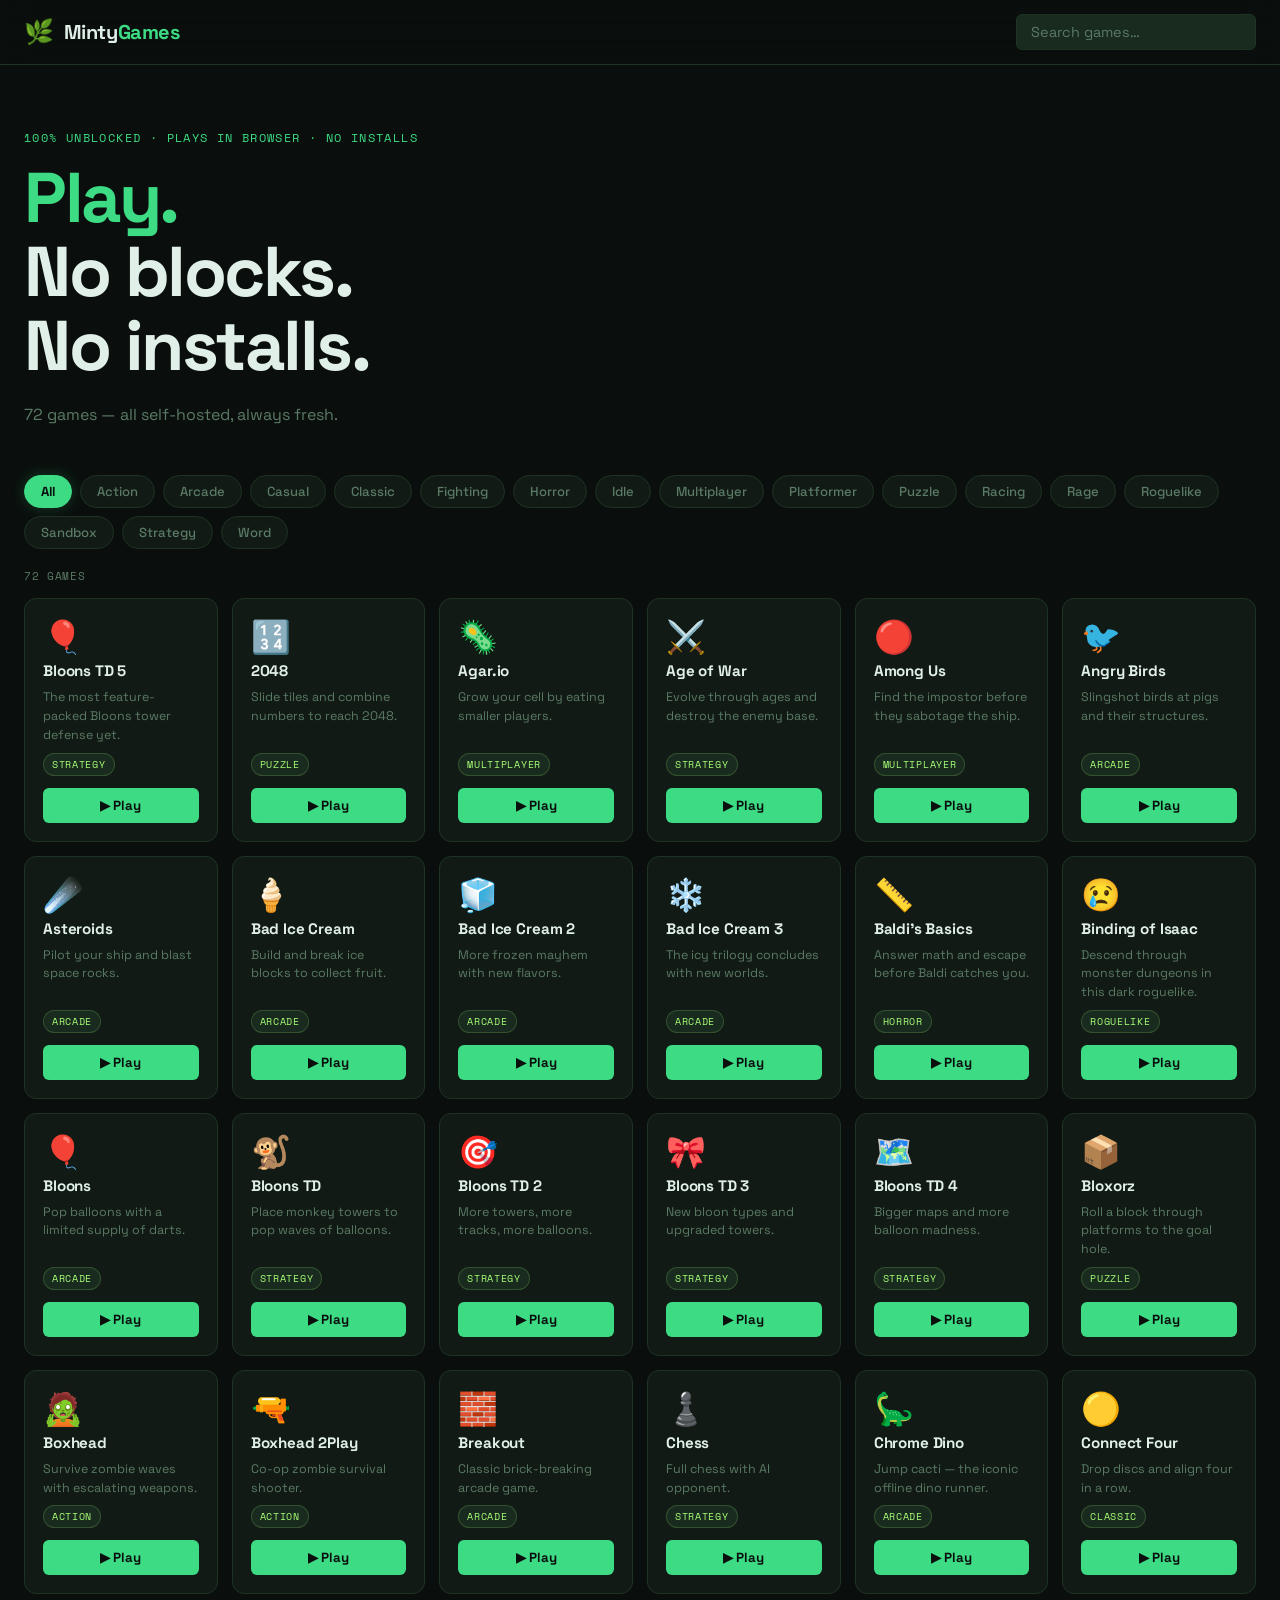
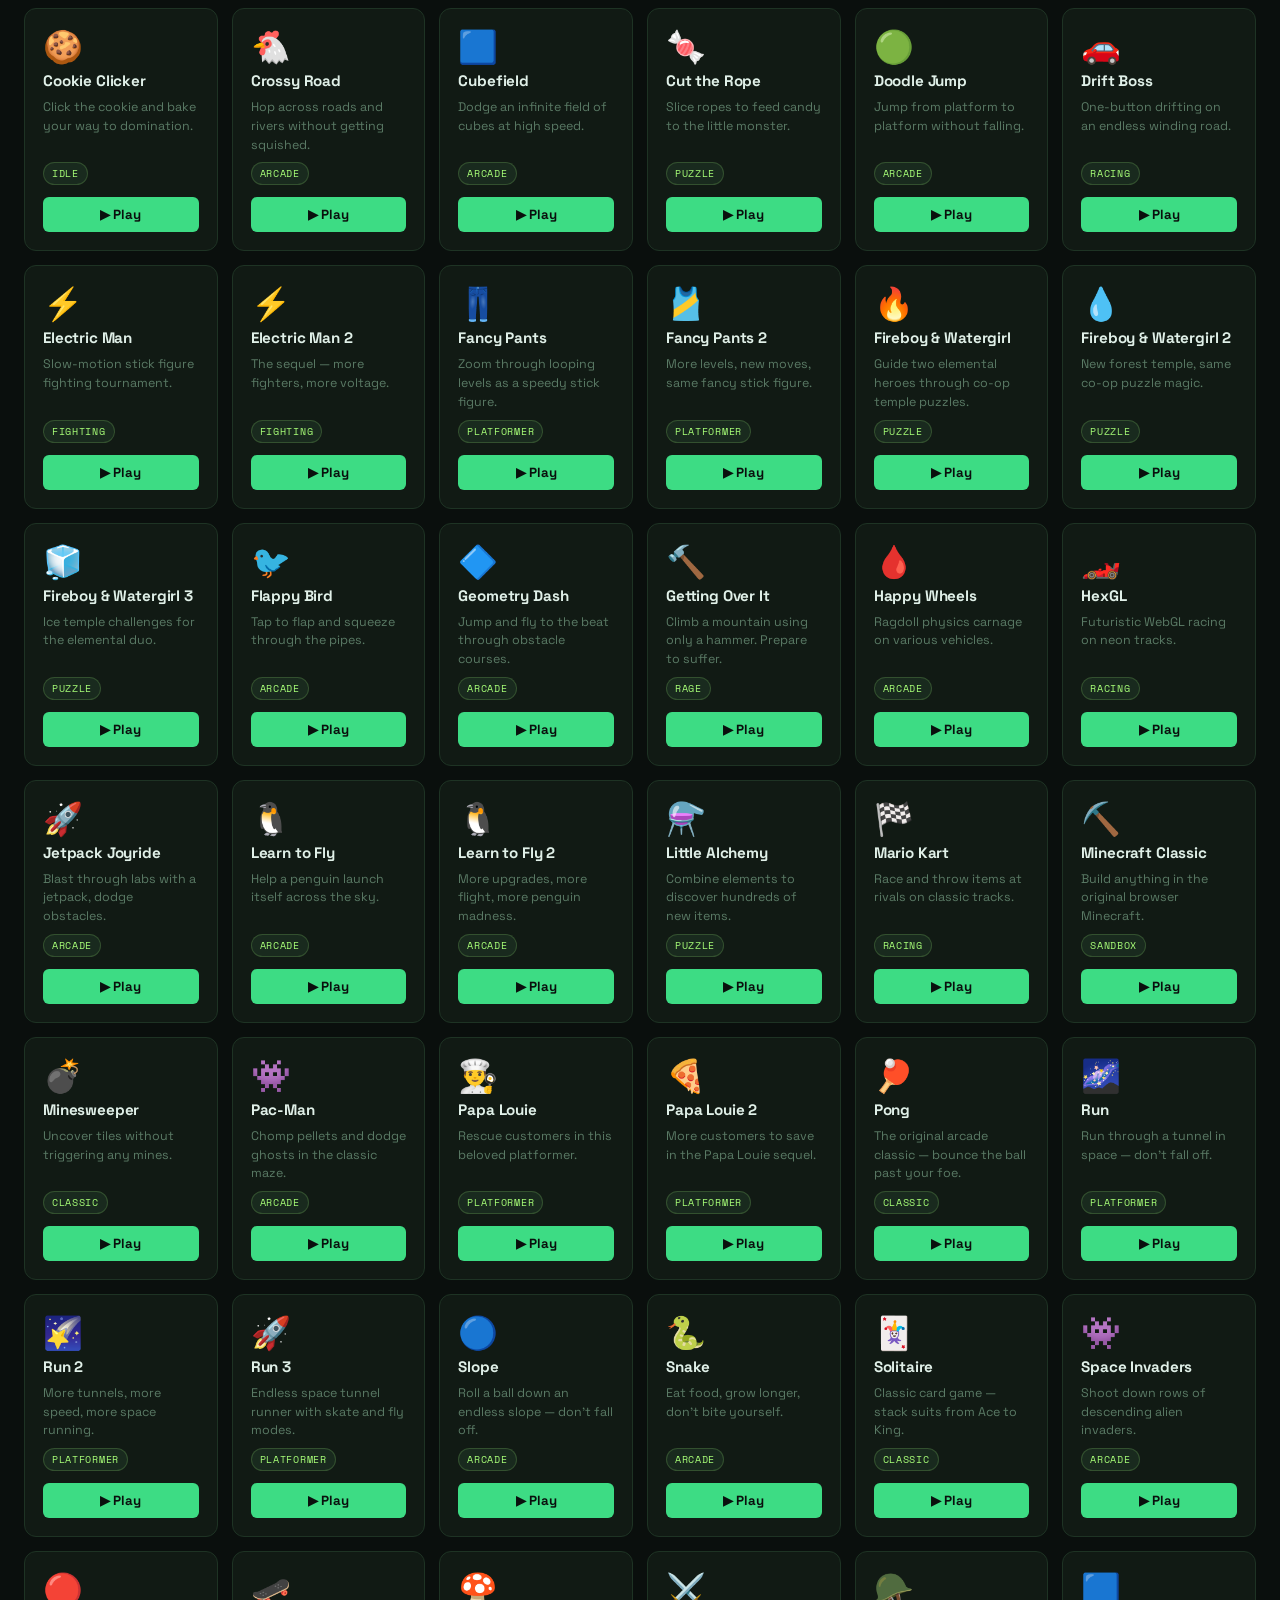
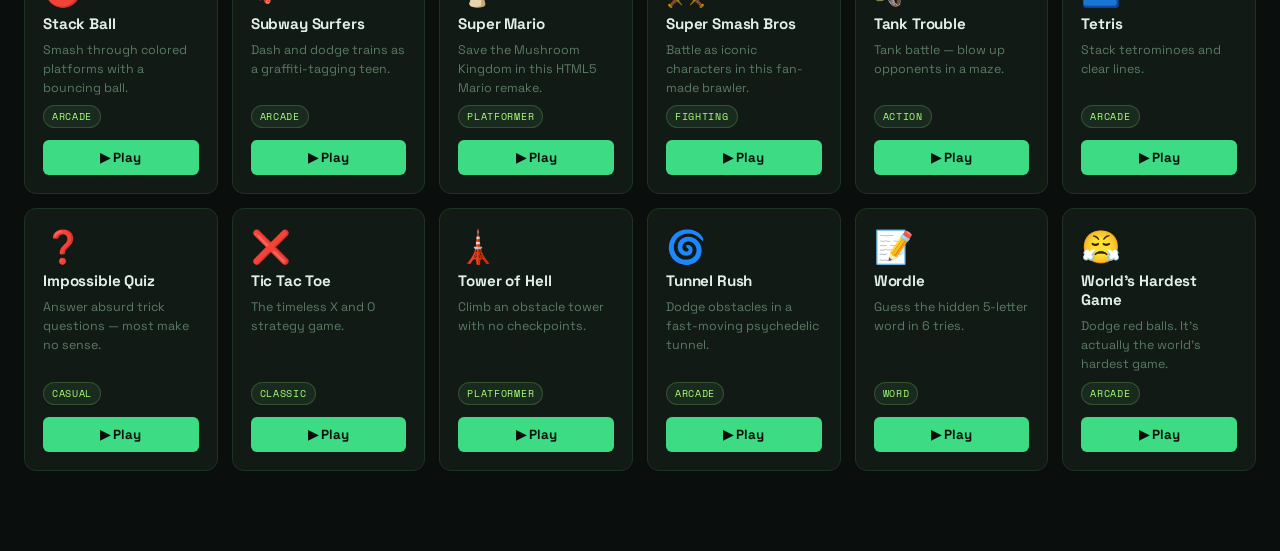
<file: index.html>
<!DOCTYPE html>
<html lang="en">
<head>
  <meta charset="UTF-8"/>
  <meta name="viewport" content="width=device-width, initial-scale=1.0"/>
  <title>Minty Games — Unblocked</title>
  <link rel="stylesheet" href="style.css"/>
</head>
<body>

<header class="site-header">
  <div class="header-inner">
    <div class="logo">
      <span class="logo-icon">🌿</span>
      <span class="logo-text">Minty<em>Games</em></span>
    </div>
    <input type="text" id="search-input" class="search-input" placeholder="Search games…" autocomplete="off"/>
  </div>
</header>

<section class="hero">
  <p class="hero-eyebrow">100% unblocked · plays in browser · no installs</p>
  <h1 class="hero-title">Play.<br/>No blocks.<br/>No installs.</h1>
  <p class="hero-sub"><span id="game-count"></span> games — all self-hosted, always fresh.</p>
</section>

<nav class="filter-bar" id="filter-bar">
  <button class="filter-btn active" data-category="All">All</button>
</nav>

<div class="results-bar" id="results-bar"></div>
<main class="game-grid" id="game-grid"></main>

<div class="empty-state hidden" id="empty-state">
  <span class="empty-icon">🕹️</span>
  <p>No games match "<span id="empty-query"></span>"</p>
</div>

<!-- MODAL -->
<div class="modal-overlay hidden" id="modal-overlay">
  <div class="modal" id="modal">
    <div class="modal-header">
      <div class="modal-title-group">
        <span class="modal-emoji" id="modal-emoji"></span>
        <div>
          <h2 class="modal-title" id="modal-title"></h2>
          <span class="modal-badge" id="modal-category"></span>
        </div>
      </div>
      <div class="modal-actions">
        <button class="modal-icon-btn" id="modal-fullscreen" title="Fullscreen">⛶</button>
        <button class="modal-icon-btn modal-close" id="modal-close" aria-label="Close">✕</button>
      </div>
    </div>

    <div class="iframe-wrapper" id="iframe-wrapper">
      <!-- Loading state -->
      <div class="game-loading" id="game-loading">
        <div class="loading-spinner"></div>
        <p id="loading-text">Loading game…</p>
      </div>

      <!-- Game iframe (hidden until loaded) -->
      <iframe
        id="game-iframe"
        class="hidden"
        src=""
        title="Game"
        allowfullscreen
        sandbox="allow-scripts allow-same-origin allow-forms allow-popups allow-pointer-lock allow-modals"
      ></iframe>

      <!-- Fallback if fetch fails -->
      <div class="iframe-blocker hidden" id="iframe-blocker">
        <span>🚫</span>
        <p>Couldn't load this game.</p>
        <a id="iframe-external-link" href="#" target="_blank" rel="noopener" class="open-external-btn">
          Open directly ↗
        </a>
      </div>
    </div>
  </div>
</div>

<script src="app.js"></script>
</body>
</html>
</file>
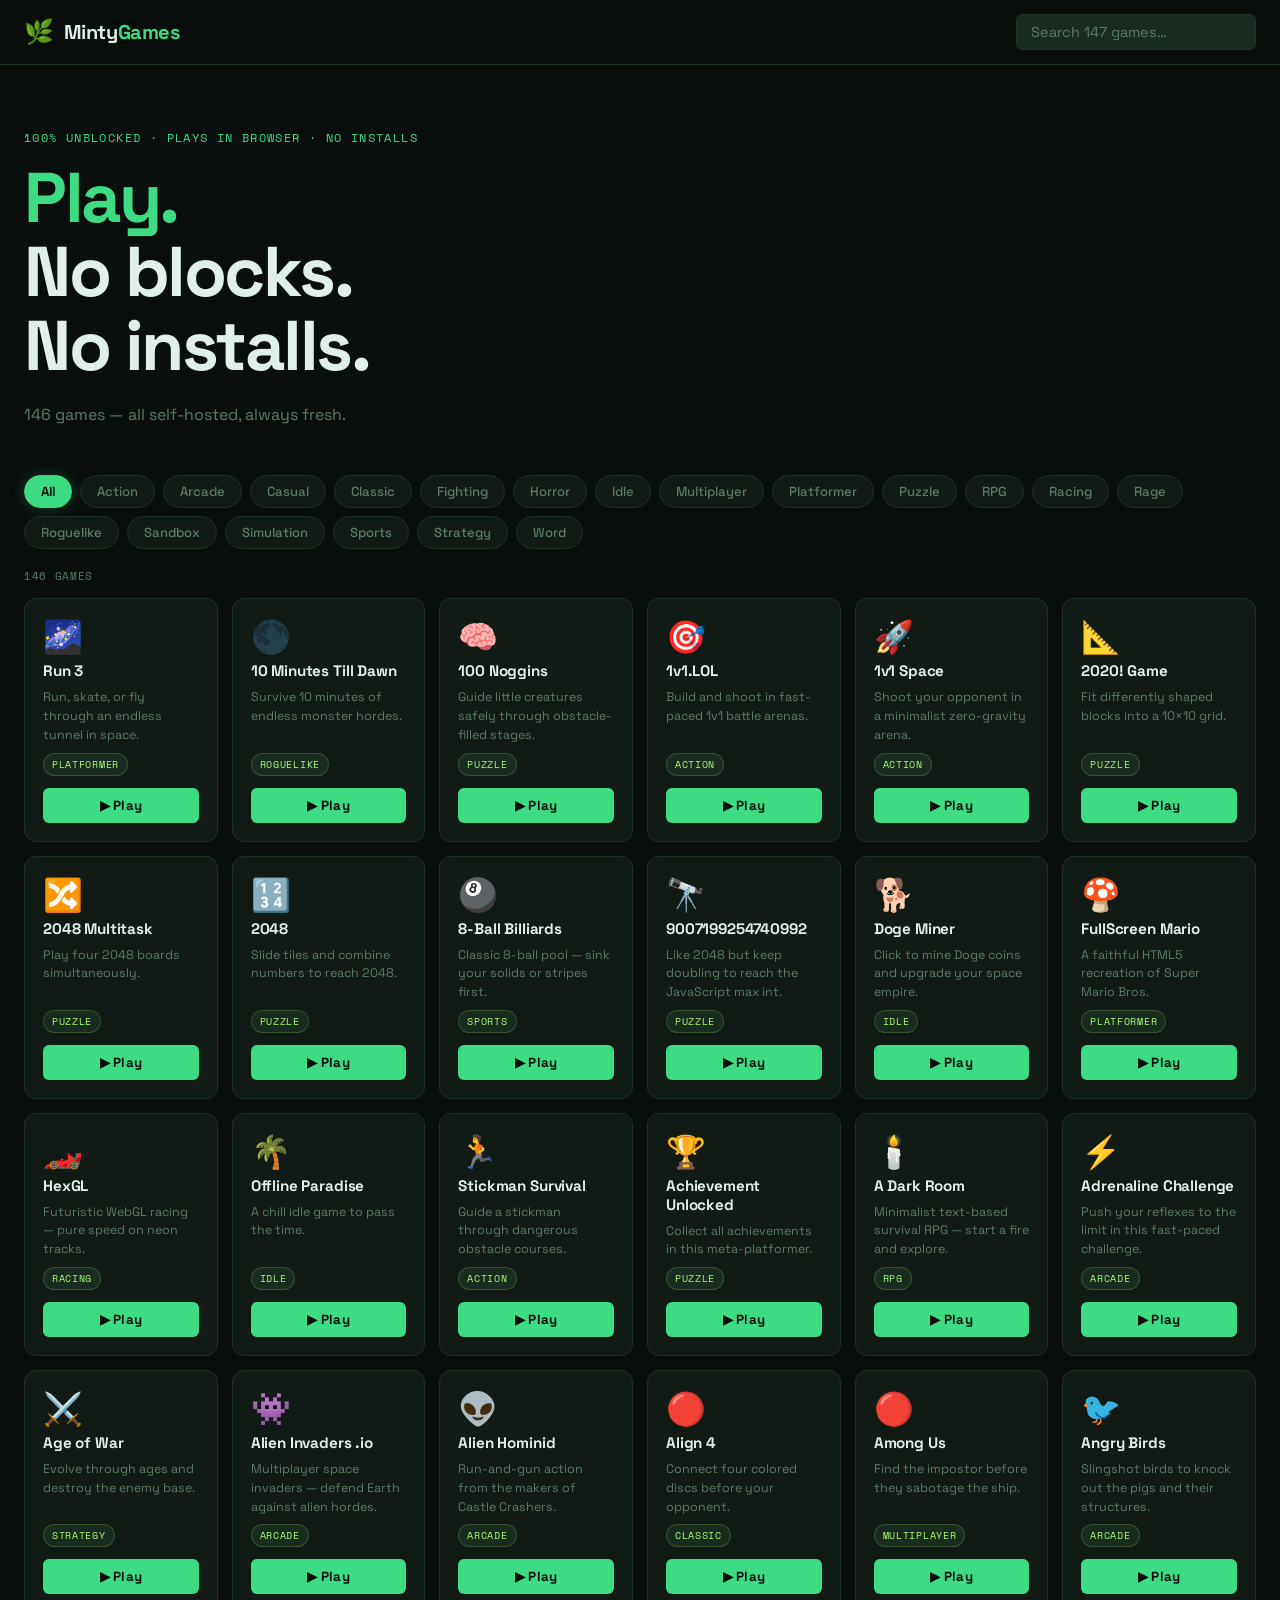
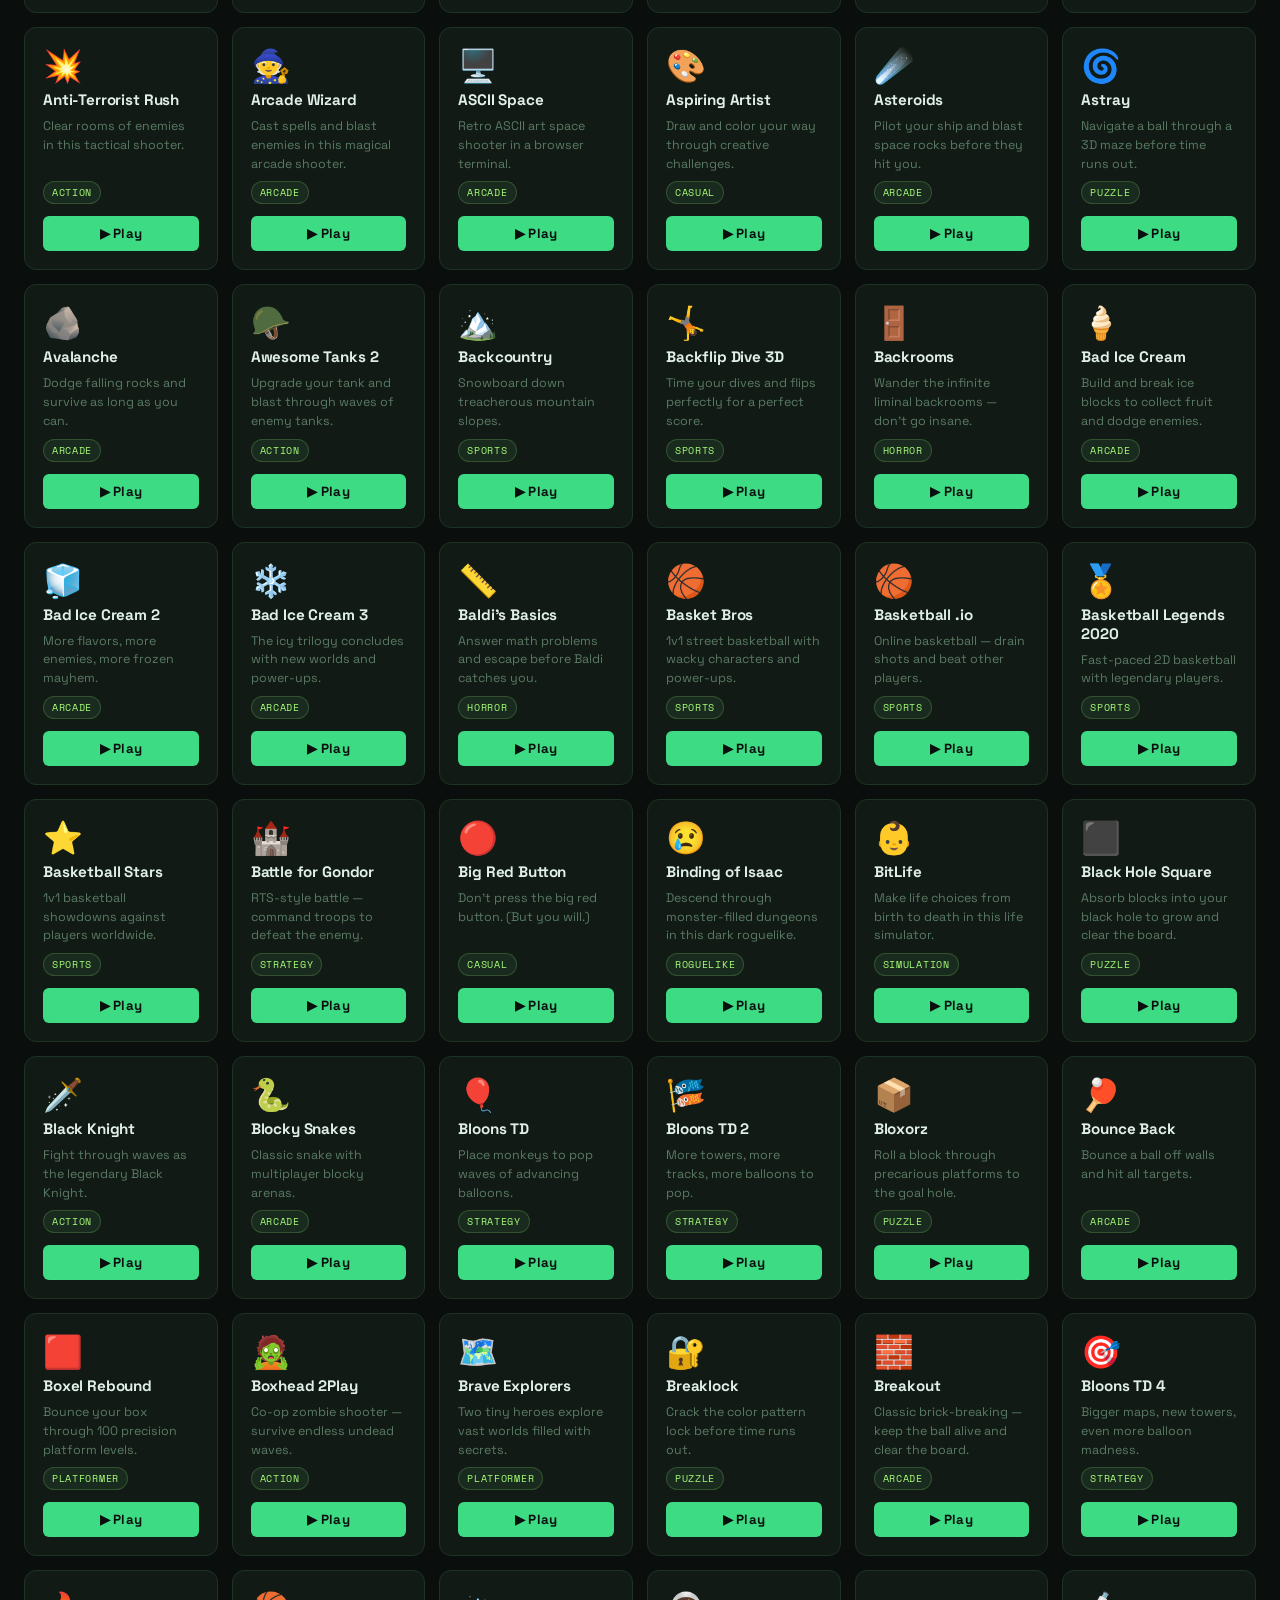
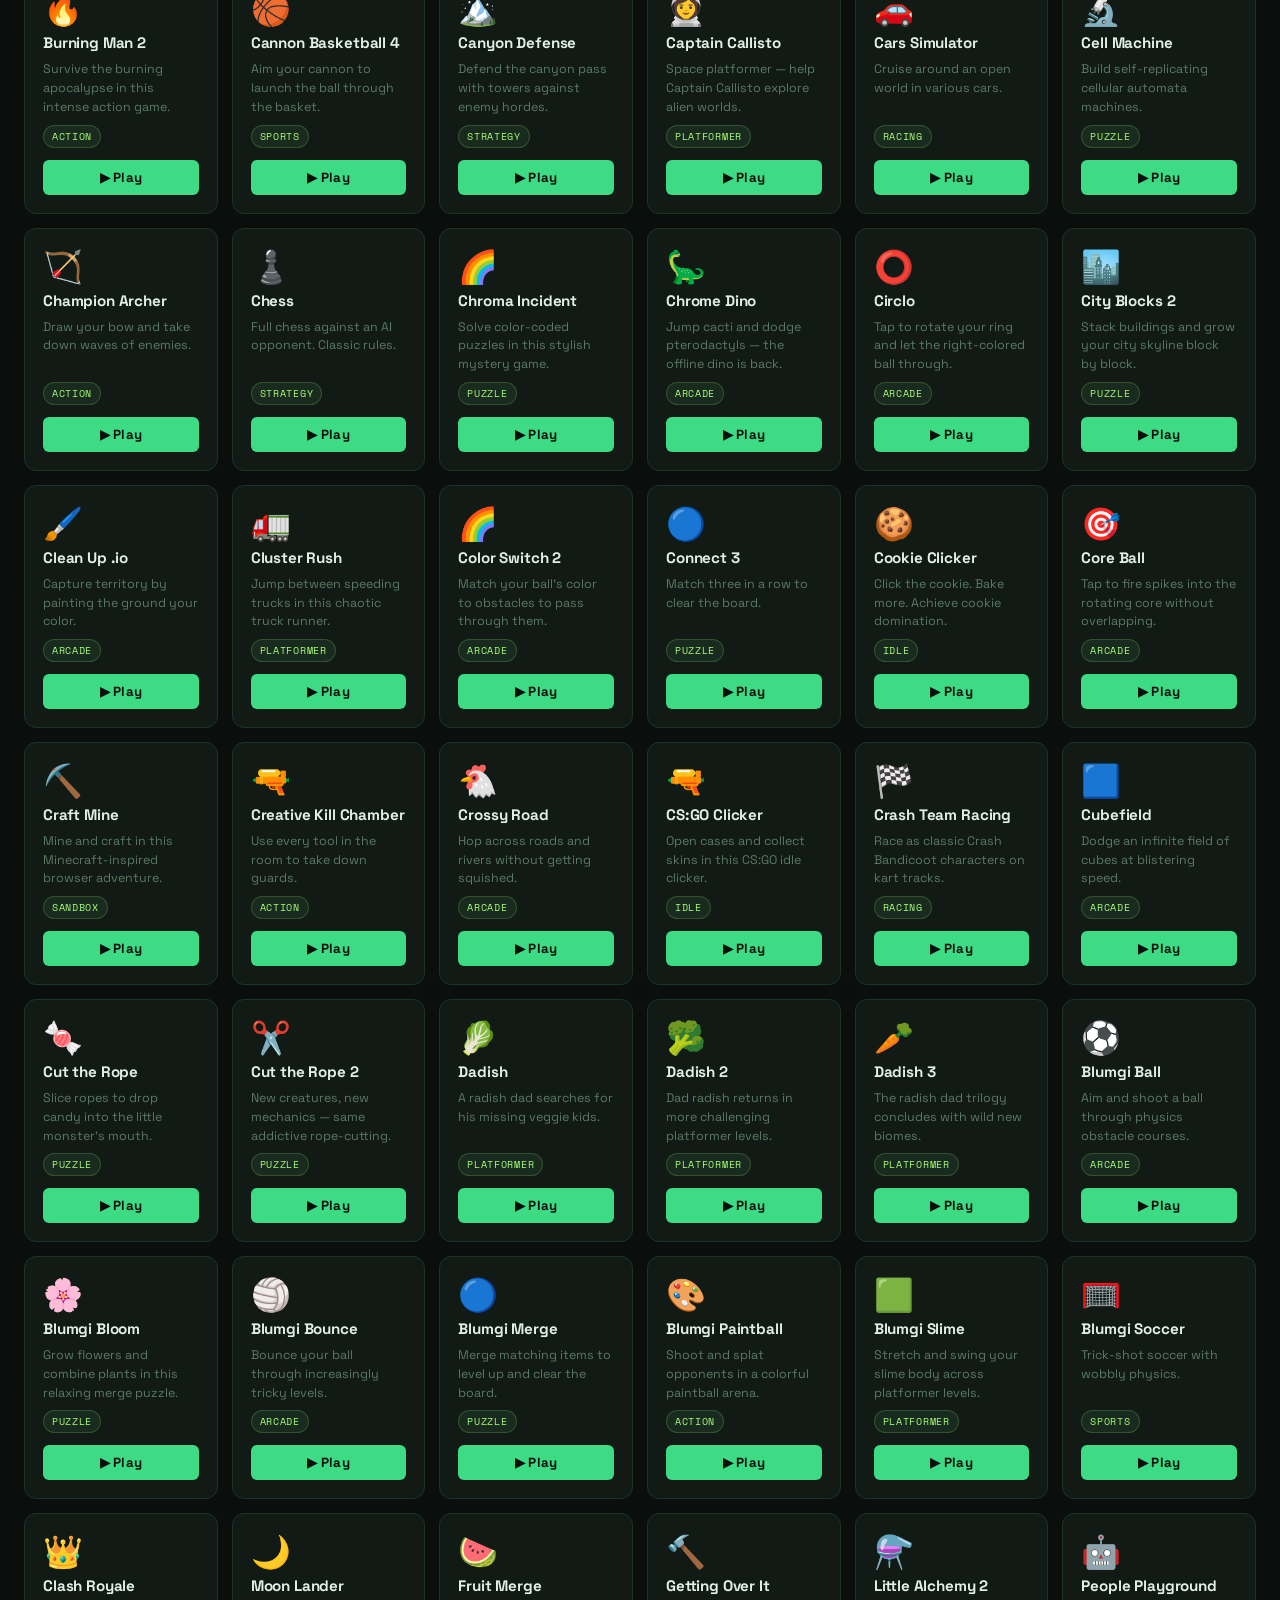
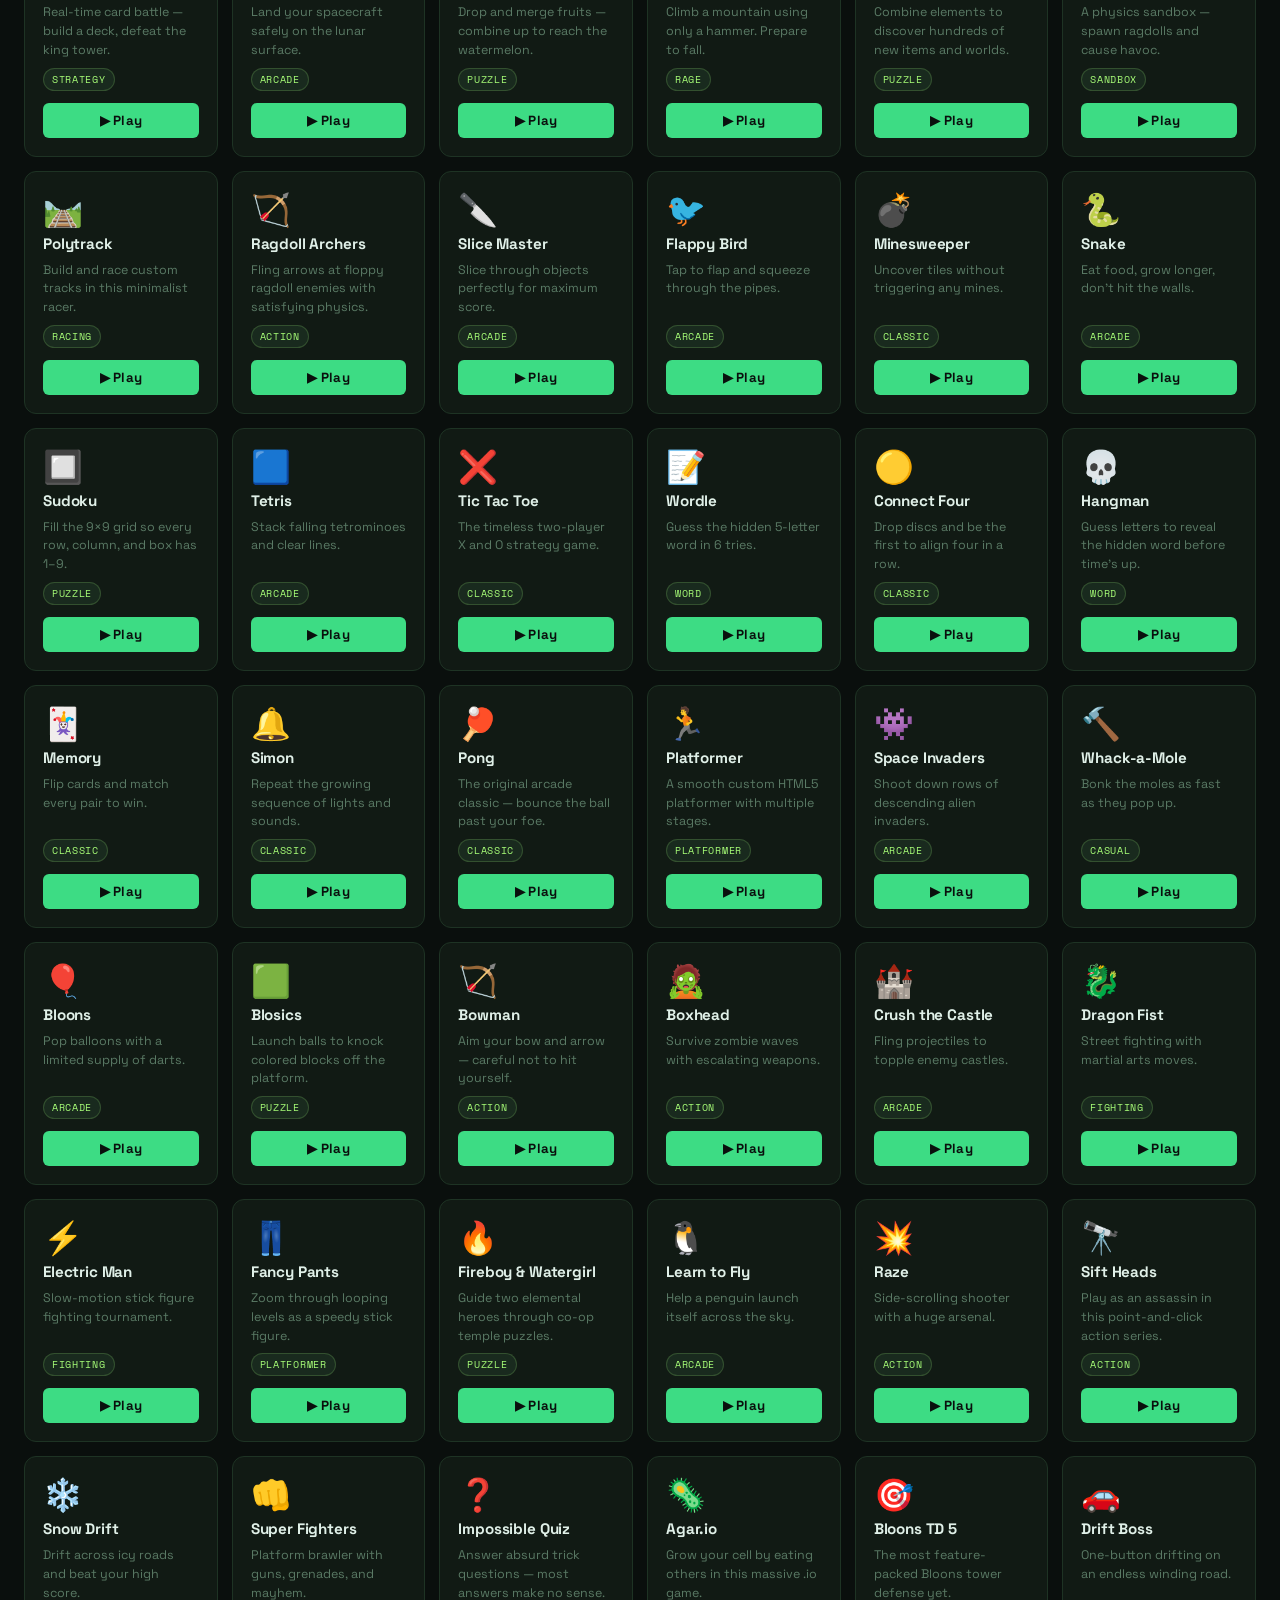
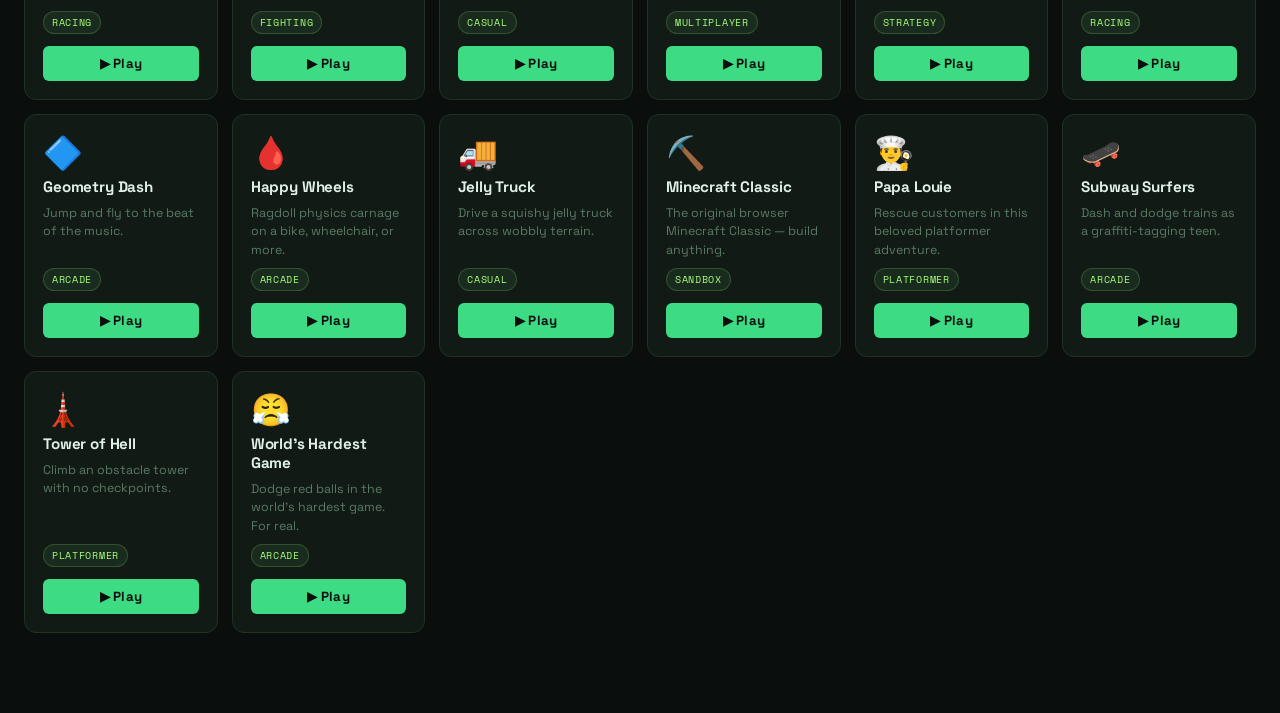
<file: mintygames-play.html>
<!DOCTYPE html>
<html lang="en">
<head>
  <meta charset="UTF-8"/>
  <meta name="viewport" content="width=device-width, initial-scale=1.0"/>
  <title>Minty Games — Unblocked</title>
  <link href="https://fonts.googleapis.com/css2?family=Space+Grotesk:wght@400;500;700&family=Space+Mono:wght@400;700&display=swap" rel="stylesheet"/>
  <style>
:root{--bg:#0a0f0d;--surface:#111a14;--surface-2:#192a1e;--border:#1e3324;--primary:#3ddc84;--primary-glow:rgba(61,220,132,0.22);--accent:#a8ff78;--text:#e0f0e8;--text-muted:#5a7a65;--danger:#ff5c72;--radius-sm:6px;--radius-md:12px;--radius-lg:20px;--font:'Space Grotesk',sans-serif;--mono:'Space Mono',monospace;--t:0.18s ease}
*,*::before,*::after{box-sizing:border-box;margin:0;padding:0}
html{scroll-behavior:smooth}
body{background:var(--bg);color:var(--text);font-family:var(--font);min-height:100vh;overflow-x:hidden}
a{color:inherit;text-decoration:none}
button{cursor:pointer;font-family:var(--font);border:none;background:none}
.site-header{position:sticky;top:0;z-index:100;background:rgba(10,15,13,0.9);backdrop-filter:blur(16px);border-bottom:1px solid var(--border)}
.header-inner{max-width:1280px;margin:0 auto;padding:0 24px;height:64px;display:flex;align-items:center;justify-content:space-between;gap:16px}
.logo{display:flex;align-items:center;gap:10px;font-size:1.25rem;font-weight:700;letter-spacing:-0.02em;white-space:nowrap}
.logo-icon{font-size:1.5rem;line-height:1}
.logo-text em{font-style:normal;color:var(--primary)}
.search-input{background:var(--surface-2);border:1px solid var(--border);border-radius:var(--radius-sm);color:var(--text);font-family:var(--font);font-size:0.9rem;padding:8px 14px;width:240px;outline:none;transition:border-color var(--t),box-shadow var(--t)}
.search-input::placeholder{color:var(--text-muted)}
.search-input:focus{border-color:var(--primary);box-shadow:0 0 0 3px var(--primary-glow)}
.hero{max-width:1280px;margin:0 auto;padding:64px 24px 48px}
.hero-eyebrow{font-family:var(--mono);font-size:0.72rem;letter-spacing:0.12em;text-transform:uppercase;color:var(--primary);margin-bottom:16px}
.hero-title{font-size:clamp(2.4rem,5.5vw,4.5rem);font-weight:700;line-height:1.05;letter-spacing:-0.035em;margin-bottom:18px}
.hero-title::first-line{color:var(--primary)}
.hero-sub{color:var(--text-muted);font-size:1rem;max-width:460px;line-height:1.6}
.filter-bar{max-width:1280px;margin:0 auto;padding:0 24px 18px;display:flex;gap:8px;flex-wrap:wrap}
.filter-btn{padding:7px 16px;border-radius:999px;font-size:0.82rem;font-weight:500;border:1px solid var(--border);color:var(--text-muted);background:var(--surface);transition:all var(--t)}
.filter-btn:hover{border-color:var(--primary);color:var(--text)}
.filter-btn.active{background:var(--primary);border-color:var(--primary);color:#0a0f0d;font-weight:700;box-shadow:0 0 14px var(--primary-glow)}
.results-bar{max-width:1280px;margin:0 auto;padding:0 24px 14px;font-family:var(--mono);font-size:0.7rem;letter-spacing:0.06em;text-transform:uppercase;color:var(--text-muted)}
.game-grid{max-width:1280px;margin:0 auto;padding:0 24px 80px;display:grid;grid-template-columns:repeat(auto-fill,minmax(190px,1fr));gap:14px}
.game-card{background:var(--surface);border:1px solid var(--border);border-radius:var(--radius-md);padding:22px 18px 18px;cursor:pointer;transition:transform var(--t),border-color var(--t),box-shadow var(--t);display:flex;flex-direction:column;gap:8px;position:relative;overflow:hidden}
.game-card::before{content:'';position:absolute;inset:0;background:linear-gradient(135deg,var(--primary-glow) 0%,transparent 55%);opacity:0;transition:opacity var(--t);border-radius:inherit}
.game-card:hover{transform:translateY(-4px);border-color:var(--primary);box-shadow:0 8px 28px var(--primary-glow)}
.game-card:hover::before{opacity:1}
.card-emoji{font-size:2rem;line-height:1}
.card-title{font-size:0.95rem;font-weight:700;letter-spacing:-0.01em}
.card-desc{font-size:0.78rem;color:var(--text-muted);line-height:1.5;flex:1}
.card-badge{display:inline-block;font-family:var(--mono);font-size:0.62rem;letter-spacing:0.07em;text-transform:uppercase;padding:3px 8px;border-radius:999px;background:var(--surface-2);color:var(--accent);border:1px solid rgba(168,255,120,0.18);align-self:flex-start}
.card-play-btn{margin-top:4px;padding:9px 0;width:100%;border-radius:var(--radius-sm);background:var(--primary);color:#0a0f0d;font-size:0.83rem;font-weight:700;letter-spacing:0.02em;transition:background var(--t),box-shadow var(--t)}
.card-play-btn:hover{background:var(--accent);box-shadow:0 4px 16px var(--primary-glow)}
.empty-state{text-align:center;padding:80px 24px;color:var(--text-muted)}
.empty-icon{font-size:3rem;display:block;margin-bottom:16px}
.modal-overlay{position:fixed;inset:0;z-index:200;background:rgba(0,0,0,0.82);backdrop-filter:blur(8px);display:flex;align-items:center;justify-content:center;padding:16px;animation:fadeIn 0.15s ease}
@keyframes fadeIn{from{opacity:0}to{opacity:1}}
.modal{background:var(--surface);border:1px solid var(--border);border-radius:var(--radius-lg);width:100%;max-width:980px;max-height:93vh;display:flex;flex-direction:column;overflow:hidden;animation:slideUp 0.2s ease}
@keyframes slideUp{from{transform:translateY(24px);opacity:0}to{transform:none;opacity:1}}
.modal-header{display:flex;align-items:center;justify-content:space-between;padding:16px 22px;border-bottom:1px solid var(--border);flex-shrink:0;gap:12px}
.modal-title-group{display:flex;align-items:center;gap:14px}
.modal-emoji{font-size:1.8rem;line-height:1}
.modal-title{font-size:1.1rem;font-weight:700;margin-bottom:4px}
.modal-badge{font-family:var(--mono);font-size:0.62rem;text-transform:uppercase;letter-spacing:0.08em;color:var(--accent);background:rgba(168,255,120,0.08);border:1px solid rgba(168,255,120,0.18);padding:2px 8px;border-radius:999px}
.modal-actions{display:flex;align-items:center;gap:8px;flex-shrink:0}
.modal-ext-btn{display:flex;align-items:center;justify-content:center;width:36px;height:36px;border-radius:var(--radius-sm);color:var(--text-muted);font-size:1rem;font-weight:700;text-decoration:none;background:var(--surface-2);border:1px solid var(--border);transition:background var(--t),color var(--t),border-color var(--t)}
.modal-ext-btn:hover{background:var(--primary);color:#0a0f0d;border-color:var(--primary)}
.modal-close{width:36px;height:36px;border-radius:var(--radius-sm);color:var(--text-muted);font-size:1rem;display:flex;align-items:center;justify-content:center;transition:background var(--t),color var(--t)}
.modal-close:hover{background:var(--surface-2);color:var(--danger)}
.iframe-wrapper{position:relative;flex:1;min-height:0}
#game-iframe{width:100%;height:100%;min-height:530px;border:none;display:block;background:#000}
.iframe-blocker{position:absolute;inset:0;background:var(--surface);display:flex;flex-direction:column;align-items:center;justify-content:center;gap:12px;color:var(--text-muted)}
.iframe-blocker span{font-size:2.5rem}
.open-external-btn{display:inline-block;margin-top:4px;padding:10px 22px;background:var(--primary);color:#0a0f0d;border-radius:var(--radius-sm);font-weight:700;font-size:0.9rem;transition:background var(--t)}
.open-external-btn:hover{background:var(--accent)}
.hidden{display:none!important}
::-webkit-scrollbar{width:6px}
::-webkit-scrollbar-track{background:var(--bg)}
::-webkit-scrollbar-thumb{background:var(--border);border-radius:99px}
@media(max-width:600px){
  .search-input{width:140px}.hero{padding:40px 16px 30px}
  .filter-bar,.game-grid,.results-bar{padding-left:16px;padding-right:16px}
  .game-grid{grid-template-columns:repeat(auto-fill,minmax(145px,1fr))}
  #game-iframe{min-height:340px}
}
  </style>
</head>
<body>

<header class="site-header">
  <div class="header-inner">
    <div class="logo">
      <span class="logo-icon">🌿</span>
      <span class="logo-text">Minty<em>Games</em></span>
    </div>
    <input type="text" id="search-input" class="search-input" placeholder="Search 147 games…" autocomplete="off"/>
  </div>
</header>

<section class="hero">
  <p class="hero-eyebrow">100% unblocked · plays in browser · no installs</p>
  <h1 class="hero-title">Play.<br/>No blocks.<br/>No installs.</h1>
  <p class="hero-sub"><span id="game-count"></span> games — all self-hosted, always fresh.</p>
</section>

<nav class="filter-bar" id="filter-bar">
  <button class="filter-btn active" data-category="All">All</button>
</nav>

<div class="results-bar" id="results-bar"></div>
<main class="game-grid" id="game-grid"></main>

<div class="empty-state hidden" id="empty-state">
  <span class="empty-icon">🕹️</span>
  <p>No games match "<span id="empty-query"></span>"</p>
</div>

<div class="modal-overlay hidden" id="modal-overlay">
  <div class="modal">
    <div class="modal-header">
      <div class="modal-title-group">
        <span class="modal-emoji" id="modal-emoji"></span>
        <div>
          <h2 class="modal-title" id="modal-title"></h2>
          <span class="modal-badge" id="modal-category"></span>
        </div>
      </div>
      <div class="modal-actions">
        <a id="modal-external" href="#" target="_blank" rel="noopener" class="modal-ext-btn" title="Open in new tab">↗</a>
        <button class="modal-close" id="modal-close" aria-label="Close">✕</button>
      </div>
    </div>
    <div class="iframe-wrapper">
      <iframe id="game-iframe" src="" title="Game" allowfullscreen loading="lazy"
        sandbox="allow-scripts allow-same-origin allow-forms allow-popups allow-pointer-lock"></iframe>
      <div class="iframe-blocker hidden" id="iframe-blocker">
        <span>🚫</span>
        <p>This game couldn't load in the frame.</p>
        <a id="iframe-external-link" href="#" target="_blank" rel="noopener" class="open-external-btn">Open in new tab ↗</a>
      </div>
    </div>
  </div>
</div>

<script>
(()=>{
const GAMES=[{"id":1,"title":"Run 3","category":"Platformer","description":"Run, skate, or fly through an endless tunnel in space.","thumbnail":"🌌","source":"tw31122007/HTML-Games-V2","url":"https://cdn.jsdelivr.net/gh/tw31122007/HTML-Games-V2@main/1/index.html"},{"id":2,"title":"10 Minutes Till Dawn","category":"Roguelike","description":"Survive 10 minutes of endless monster hordes.","thumbnail":"🌑","source":"tw31122007/HTML-Games-V2","url":"https://cdn.jsdelivr.net/gh/tw31122007/HTML-Games-V2@main/10-minutes-till-dawn/index.html"},{"id":3,"title":"100 Noggins","category":"Puzzle","description":"Guide little creatures safely through obstacle-filled stages.","thumbnail":"🧠","source":"tw31122007/HTML-Games-V2","url":"https://cdn.jsdelivr.net/gh/tw31122007/HTML-Games-V2@main/100ng/index.html"},{"id":4,"title":"1v1.LOL","category":"Action","description":"Build and shoot in fast-paced 1v1 battle arenas.","thumbnail":"🎯","source":"tw31122007/HTML-Games-V2","url":"https://cdn.jsdelivr.net/gh/tw31122007/HTML-Games-V2@main/1v1lol/index.html"},{"id":5,"title":"1v1 Space","category":"Action","description":"Shoot your opponent in a minimalist zero-gravity arena.","thumbnail":"🚀","source":"tw31122007/HTML-Games-V2","url":"https://cdn.jsdelivr.net/gh/tw31122007/HTML-Games-V2@main/1v1space/index.html"},{"id":6,"title":"2020! Game","category":"Puzzle","description":"Fit differently shaped blocks into a 10×10 grid.","thumbnail":"📐","source":"tw31122007/HTML-Games-V2","url":"https://cdn.jsdelivr.net/gh/tw31122007/HTML-Games-V2@main/2020-game/index.html"},{"id":7,"title":"2048 Multitask","category":"Puzzle","description":"Play four 2048 boards simultaneously.","thumbnail":"🔀","source":"tw31122007/HTML-Games-V2","url":"https://cdn.jsdelivr.net/gh/tw31122007/HTML-Games-V2@main/2048-multitask/index.html"},{"id":8,"title":"2048","category":"Puzzle","description":"Slide tiles and combine numbers to reach 2048.","thumbnail":"🔢","source":"tw31122007/HTML-Games-V2","url":"https://cdn.jsdelivr.net/gh/tw31122007/HTML-Games-V2@main/2048/index.html"},{"id":9,"title":"8-Ball Billiards","category":"Sports","description":"Classic 8-ball pool — sink your solids or stripes first.","thumbnail":"🎱","source":"tw31122007/HTML-Games-V2","url":"https://cdn.jsdelivr.net/gh/tw31122007/HTML-Games-V2@main/8ball-billards-classic/index.html"},{"id":10,"title":"9007199254740992","category":"Puzzle","description":"Like 2048 but keep doubling to reach the JavaScript max int.","thumbnail":"🔭","source":"tw31122007/HTML-Games-V2","url":"https://cdn.jsdelivr.net/gh/tw31122007/HTML-Games-V2@main/9007199254740992/index.html"},{"id":11,"title":"Doge Miner","category":"Idle","description":"Click to mine Doge coins and upgrade your space empire.","thumbnail":"🐕","source":"tw31122007/HTML-Games-V2","url":"https://cdn.jsdelivr.net/gh/tw31122007/HTML-Games-V2@main/DogeMiner/index.html"},{"id":12,"title":"FullScreen Mario","category":"Platformer","description":"A faithful HTML5 recreation of Super Mario Bros.","thumbnail":"🍄","source":"tw31122007/HTML-Games-V2","url":"https://cdn.jsdelivr.net/gh/tw31122007/HTML-Games-V2@main/FullScreenMario/Source/index.html"},{"id":13,"title":"HexGL","category":"Racing","description":"Futuristic WebGL racing — pure speed on neon tracks.","thumbnail":"🏎️","source":"tw31122007/HTML-Games-V2","url":"https://cdn.jsdelivr.net/gh/tw31122007/HTML-Games-V2@main/HexGL/index.html"},{"id":14,"title":"Offline Paradise","category":"Idle","description":"A chill idle game to pass the time.","thumbnail":"🌴","source":"tw31122007/HTML-Games-V2","url":"https://cdn.jsdelivr.net/gh/tw31122007/HTML-Games-V2@main/OfflineParadise/index.html"},{"id":15,"title":"Stickman Survival","category":"Action","description":"Guide a stickman through dangerous obstacle courses.","thumbnail":"🏃","source":"tw31122007/HTML-Games-V2","url":"https://cdn.jsdelivr.net/gh/tw31122007/HTML-Games-V2@main/Stickman-Survival/index.html"},{"id":16,"title":"Achievement Unlocked","category":"Puzzle","description":"Collect all achievements in this meta-platformer.","thumbnail":"🏆","source":"tw31122007/HTML-Games-V2","url":"https://cdn.jsdelivr.net/gh/tw31122007/HTML-Games-V2@main/achievementunlocked/index.html"},{"id":17,"title":"A Dark Room","category":"RPG","description":"Minimalist text-based survival RPG — start a fire and explore.","thumbnail":"🕯️","source":"tw31122007/HTML-Games-V2","url":"https://cdn.jsdelivr.net/gh/tw31122007/HTML-Games-V2@main/adarkroom/index.html"},{"id":18,"title":"Adrenaline Challenge","category":"Arcade","description":"Push your reflexes to the limit in this fast-paced challenge.","thumbnail":"⚡","source":"tw31122007/HTML-Games-V2","url":"https://cdn.jsdelivr.net/gh/tw31122007/HTML-Games-V2@main/adrenalinechallenge/index.html"},{"id":19,"title":"Age of War","category":"Strategy","description":"Evolve through ages and destroy the enemy base.","thumbnail":"⚔️","source":"tw31122007/HTML-Games-V2","url":"https://cdn.jsdelivr.net/gh/tw31122007/HTML-Games-V2@main/age-of-war/index.html"},{"id":20,"title":"Alien Invaders .io","category":"Arcade","description":"Multiplayer space invaders — defend Earth against alien hordes.","thumbnail":"👾","source":"tw31122007/HTML-Games-V2","url":"https://cdn.jsdelivr.net/gh/tw31122007/HTML-Games-V2@main/alien-invaders-io/index.html"},{"id":21,"title":"Alien Hominid","category":"Arcade","description":"Run-and-gun action from the makers of Castle Crashers.","thumbnail":"👽","source":"tw31122007/HTML-Games-V2","url":"https://cdn.jsdelivr.net/gh/tw31122007/HTML-Games-V2@main/alienhominid/index.html"},{"id":22,"title":"Align 4","category":"Classic","description":"Connect four colored discs before your opponent.","thumbnail":"🔴","source":"tw31122007/HTML-Games-V2","url":"https://cdn.jsdelivr.net/gh/tw31122007/HTML-Games-V2@main/align-4/index.html"},{"id":23,"title":"Among Us","category":"Multiplayer","description":"Find the impostor before they sabotage the ship.","thumbnail":"🔴","source":"tw31122007/HTML-Games-V2","url":"https://cdn.jsdelivr.net/gh/tw31122007/HTML-Games-V2@main/among-us/index.html"},{"id":24,"title":"Angry Birds","category":"Arcade","description":"Slingshot birds to knock out the pigs and their structures.","thumbnail":"🐦","source":"tw31122007/HTML-Games-V2","url":"https://cdn.jsdelivr.net/gh/tw31122007/HTML-Games-V2@main/angry-birds/index.html"},{"id":25,"title":"Anti-Terrorist Rush","category":"Action","description":"Clear rooms of enemies in this tactical shooter.","thumbnail":"💥","source":"tw31122007/HTML-Games-V2","url":"https://cdn.jsdelivr.net/gh/tw31122007/HTML-Games-V2@main/anti-terrorist-rush/index.html"},{"id":26,"title":"Arcade Wizard","category":"Arcade","description":"Cast spells and blast enemies in this magical arcade shooter.","thumbnail":"🧙","source":"tw31122007/HTML-Games-V2","url":"https://cdn.jsdelivr.net/gh/tw31122007/HTML-Games-V2@main/arcade-wizard/index.html"},{"id":27,"title":"ASCII Space","category":"Arcade","description":"Retro ASCII art space shooter in a browser terminal.","thumbnail":"🖥️","source":"tw31122007/HTML-Games-V2","url":"https://cdn.jsdelivr.net/gh/tw31122007/HTML-Games-V2@main/asciispace/index.html"},{"id":28,"title":"Aspiring Artist","category":"Casual","description":"Draw and color your way through creative challenges.","thumbnail":"🎨","source":"tw31122007/HTML-Games-V2","url":"https://cdn.jsdelivr.net/gh/tw31122007/HTML-Games-V2@main/aspiring-artist/index.html"},{"id":29,"title":"Asteroids","category":"Arcade","description":"Pilot your ship and blast space rocks before they hit you.","thumbnail":"☄️","source":"tw31122007/HTML-Games-V2","url":"https://cdn.jsdelivr.net/gh/tw31122007/HTML-Games-V2@main/asteroids/index.html"},{"id":30,"title":"Astray","category":"Puzzle","description":"Navigate a ball through a 3D maze before time runs out.","thumbnail":"🌀","source":"tw31122007/HTML-Games-V2","url":"https://cdn.jsdelivr.net/gh/tw31122007/HTML-Games-V2@main/astray/index.html"},{"id":31,"title":"Avalanche","category":"Arcade","description":"Dodge falling rocks and survive as long as you can.","thumbnail":"🪨","source":"tw31122007/HTML-Games-V2","url":"https://cdn.jsdelivr.net/gh/tw31122007/HTML-Games-V2@main/avalanche/index.html"},{"id":32,"title":"Awesome Tanks 2","category":"Action","description":"Upgrade your tank and blast through waves of enemy tanks.","thumbnail":"🪖","source":"tw31122007/HTML-Games-V2","url":"https://cdn.jsdelivr.net/gh/tw31122007/HTML-Games-V2@main/awesome-tanks-2/index.html"},{"id":33,"title":"Backcountry","category":"Sports","description":"Snowboard down treacherous mountain slopes.","thumbnail":"🏔️","source":"tw31122007/HTML-Games-V2","url":"https://cdn.jsdelivr.net/gh/tw31122007/HTML-Games-V2@main/backcountry/index.html"},{"id":34,"title":"Backflip Dive 3D","category":"Sports","description":"Time your dives and flips perfectly for a perfect score.","thumbnail":"🤸","source":"tw31122007/HTML-Games-V2","url":"https://cdn.jsdelivr.net/gh/tw31122007/HTML-Games-V2@main/backflip-dive-3d/index.html"},{"id":35,"title":"Backrooms","category":"Horror","description":"Wander the infinite liminal backrooms — don't go insane.","thumbnail":"🚪","source":"tw31122007/HTML-Games-V2","url":"https://cdn.jsdelivr.net/gh/tw31122007/HTML-Games-V2@main/backrooms/index.html"},{"id":36,"title":"Bad Ice Cream","category":"Arcade","description":"Build and break ice blocks to collect fruit and dodge enemies.","thumbnail":"🍦","source":"tw31122007/HTML-Games-V2","url":"https://cdn.jsdelivr.net/gh/tw31122007/HTML-Games-V2@main/bad-ice-cream/index.html"},{"id":37,"title":"Bad Ice Cream 2","category":"Arcade","description":"More flavors, more enemies, more frozen mayhem.","thumbnail":"🧊","source":"tw31122007/HTML-Games-V2","url":"https://cdn.jsdelivr.net/gh/tw31122007/HTML-Games-V2@main/bad-ice-cream-2/index.html"},{"id":38,"title":"Bad Ice Cream 3","category":"Arcade","description":"The icy trilogy concludes with new worlds and power-ups.","thumbnail":"❄️","source":"tw31122007/HTML-Games-V2","url":"https://cdn.jsdelivr.net/gh/tw31122007/HTML-Games-V2@main/bad-ice-cream-3/index.html"},{"id":39,"title":"Baldi's Basics","category":"Horror","description":"Answer math problems and escape before Baldi catches you.","thumbnail":"📏","source":"tw31122007/HTML-Games-V2","url":"https://cdn.jsdelivr.net/gh/tw31122007/HTML-Games-V2@main/baldis-basics/index.html"},{"id":40,"title":"Basket Bros","category":"Sports","description":"1v1 street basketball with wacky characters and power-ups.","thumbnail":"🏀","source":"tw31122007/HTML-Games-V2","url":"https://cdn.jsdelivr.net/gh/tw31122007/HTML-Games-V2@main/basket-bros-io/index.html"},{"id":41,"title":"Basketball .io","category":"Sports","description":"Online basketball — drain shots and beat other players.","thumbnail":"🏀","source":"tw31122007/HTML-Games-V2","url":"https://cdn.jsdelivr.net/gh/tw31122007/HTML-Games-V2@main/basketball-io/index.html"},{"id":42,"title":"Basketball Legends 2020","category":"Sports","description":"Fast-paced 2D basketball with legendary players.","thumbnail":"🏅","source":"tw31122007/HTML-Games-V2","url":"https://cdn.jsdelivr.net/gh/tw31122007/HTML-Games-V2@main/basketball-legends-2020/index.html"},{"id":43,"title":"Basketball Stars","category":"Sports","description":"1v1 basketball showdowns against players worldwide.","thumbnail":"⭐","source":"tw31122007/HTML-Games-V2","url":"https://cdn.jsdelivr.net/gh/tw31122007/HTML-Games-V2@main/basketball-stars/index.html"},{"id":44,"title":"Battle for Gondor","category":"Strategy","description":"RTS-style battle — command troops to defeat the enemy.","thumbnail":"🏰","source":"tw31122007/HTML-Games-V2","url":"https://cdn.jsdelivr.net/gh/tw31122007/HTML-Games-V2@main/battleforgondor/index.html"},{"id":45,"title":"Big Red Button","category":"Casual","description":"Don't press the big red button. (But you will.)","thumbnail":"🔴","source":"tw31122007/HTML-Games-V2","url":"https://cdn.jsdelivr.net/gh/tw31122007/HTML-Games-V2@main/bigredbutton/index.html"},{"id":46,"title":"Binding of Isaac","category":"Roguelike","description":"Descend through monster-filled dungeons in this dark roguelike.","thumbnail":"😢","source":"tw31122007/HTML-Games-V2","url":"https://cdn.jsdelivr.net/gh/tw31122007/HTML-Games-V2@main/binding-of-isaac/index.html"},{"id":47,"title":"BitLife","category":"Simulation","description":"Make life choices from birth to death in this life simulator.","thumbnail":"👶","source":"tw31122007/HTML-Games-V2","url":"https://cdn.jsdelivr.net/gh/tw31122007/HTML-Games-V2@main/bitlife/index.html"},{"id":48,"title":"Black Hole Square","category":"Puzzle","description":"Absorb blocks into your black hole to grow and clear the board.","thumbnail":"⬛","source":"tw31122007/HTML-Games-V2","url":"https://cdn.jsdelivr.net/gh/tw31122007/HTML-Games-V2@main/blackholesquare/index.html"},{"id":49,"title":"Black Knight","category":"Action","description":"Fight through waves as the legendary Black Knight.","thumbnail":"🗡️","source":"tw31122007/HTML-Games-V2","url":"https://cdn.jsdelivr.net/gh/tw31122007/HTML-Games-V2@main/blackknight/index.html"},{"id":50,"title":"Blocky Snakes","category":"Arcade","description":"Classic snake with multiplayer blocky arenas.","thumbnail":"🐍","source":"tw31122007/HTML-Games-V2","url":"https://cdn.jsdelivr.net/gh/tw31122007/HTML-Games-V2@main/blocky-snakes/index.html"},{"id":51,"title":"Bloons TD","category":"Strategy","description":"Place monkeys to pop waves of advancing balloons.","thumbnail":"🎈","source":"tw31122007/HTML-Games-V2","url":"https://cdn.jsdelivr.net/gh/tw31122007/HTML-Games-V2@main/bloonstd/index.html"},{"id":52,"title":"Bloons TD 2","category":"Strategy","description":"More towers, more tracks, more balloons to pop.","thumbnail":"🎏","source":"tw31122007/HTML-Games-V2","url":"https://cdn.jsdelivr.net/gh/tw31122007/HTML-Games-V2@main/bloonstd2/index.html"},{"id":53,"title":"Bloxorz","category":"Puzzle","description":"Roll a block through precarious platforms to the goal hole.","thumbnail":"📦","source":"tw31122007/HTML-Games-V2","url":"https://cdn.jsdelivr.net/gh/tw31122007/HTML-Games-V2@main/bloxors/index.html"},{"id":54,"title":"Bounce Back","category":"Arcade","description":"Bounce a ball off walls and hit all targets.","thumbnail":"🏓","source":"tw31122007/HTML-Games-V2","url":"https://cdn.jsdelivr.net/gh/tw31122007/HTML-Games-V2@main/bounceback/index.html"},{"id":55,"title":"Boxel Rebound","category":"Platformer","description":"Bounce your box through 100 precision platform levels.","thumbnail":"🟥","source":"tw31122007/HTML-Games-V2","url":"https://cdn.jsdelivr.net/gh/tw31122007/HTML-Games-V2@main/boxel-rebound/index.html"},{"id":56,"title":"Boxhead 2Play","category":"Action","description":"Co-op zombie shooter — survive endless undead waves.","thumbnail":"🧟","source":"tw31122007/HTML-Games-V2","url":"https://cdn.jsdelivr.net/gh/tw31122007/HTML-Games-V2@main/boxhead2play/index.html"},{"id":57,"title":"Brave Explorers","category":"Platformer","description":"Two tiny heroes explore vast worlds filled with secrets.","thumbnail":"🗺️","source":"tw31122007/HTML-Games-V2","url":"https://cdn.jsdelivr.net/gh/tw31122007/HTML-Games-V2@main/brave-explorers/index.html"},{"id":58,"title":"Breaklock","category":"Puzzle","description":"Crack the color pattern lock before time runs out.","thumbnail":"🔐","source":"tw31122007/HTML-Games-V2","url":"https://cdn.jsdelivr.net/gh/tw31122007/HTML-Games-V2@main/breaklock/index.html"},{"id":59,"title":"Breakout","category":"Arcade","description":"Classic brick-breaking — keep the ball alive and clear the board.","thumbnail":"🧱","source":"tw31122007/HTML-Games-V2","url":"https://cdn.jsdelivr.net/gh/tw31122007/HTML-Games-V2@main/breakout/index.html"},{"id":60,"title":"Bloons TD 4","category":"Strategy","description":"Bigger maps, new towers, even more balloon madness.","thumbnail":"🎯","source":"tw31122007/HTML-Games-V2","url":"https://cdn.jsdelivr.net/gh/tw31122007/HTML-Games-V2@main/btd4/index.html"},{"id":61,"title":"Burning Man 2","category":"Action","description":"Survive the burning apocalypse in this intense action game.","thumbnail":"🔥","source":"tw31122007/HTML-Games-V2","url":"https://cdn.jsdelivr.net/gh/tw31122007/HTML-Games-V2@main/burning-man-2/index.html"},{"id":62,"title":"Cannon Basketball 4","category":"Sports","description":"Aim your cannon to launch the ball through the basket.","thumbnail":"🏀","source":"tw31122007/HTML-Games-V2","url":"https://cdn.jsdelivr.net/gh/tw31122007/HTML-Games-V2@main/cannon-basketball-4/index.html"},{"id":63,"title":"Canyon Defense","category":"Strategy","description":"Defend the canyon pass with towers against enemy hordes.","thumbnail":"🏔️","source":"tw31122007/HTML-Games-V2","url":"https://cdn.jsdelivr.net/gh/tw31122007/HTML-Games-V2@main/canyondefense/index.html"},{"id":64,"title":"Captain Callisto","category":"Platformer","description":"Space platformer — help Captain Callisto explore alien worlds.","thumbnail":"👩‍🚀","source":"tw31122007/HTML-Games-V2","url":"https://cdn.jsdelivr.net/gh/tw31122007/HTML-Games-V2@main/captaincallisto/index.html"},{"id":65,"title":"Cars Simulator","category":"Racing","description":"Cruise around an open world in various cars.","thumbnail":"🚗","source":"tw31122007/HTML-Games-V2","url":"https://cdn.jsdelivr.net/gh/tw31122007/HTML-Games-V2@main/cars-simulator/index.html"},{"id":66,"title":"Cell Machine","category":"Puzzle","description":"Build self-replicating cellular automata machines.","thumbnail":"🔬","source":"tw31122007/HTML-Games-V2","url":"https://cdn.jsdelivr.net/gh/tw31122007/HTML-Games-V2@main/cell-machine/index.html"},{"id":67,"title":"Champion Archer","category":"Action","description":"Draw your bow and take down waves of enemies.","thumbnail":"🏹","source":"tw31122007/HTML-Games-V2","url":"https://cdn.jsdelivr.net/gh/tw31122007/HTML-Games-V2@main/championarcher/index.html"},{"id":68,"title":"Chess","category":"Strategy","description":"Full chess against an AI opponent. Classic rules.","thumbnail":"♟️","source":"tw31122007/HTML-Games-V2","url":"https://cdn.jsdelivr.net/gh/tw31122007/HTML-Games-V2@main/chess/index.html"},{"id":69,"title":"Chroma Incident","category":"Puzzle","description":"Solve color-coded puzzles in this stylish mystery game.","thumbnail":"🌈","source":"tw31122007/HTML-Games-V2","url":"https://cdn.jsdelivr.net/gh/tw31122007/HTML-Games-V2@main/chromaincident/index.html"},{"id":70,"title":"Chrome Dino","category":"Arcade","description":"Jump cacti and dodge pterodactyls — the offline dino is back.","thumbnail":"🦕","source":"tw31122007/HTML-Games-V2","url":"https://cdn.jsdelivr.net/gh/tw31122007/HTML-Games-V2@main/chrome-dino/index.html"},{"id":71,"title":"Circlo","category":"Arcade","description":"Tap to rotate your ring and let the right-colored ball through.","thumbnail":"⭕","source":"tw31122007/HTML-Games-V2","url":"https://cdn.jsdelivr.net/gh/tw31122007/HTML-Games-V2@main/circlo/index.html"},{"id":72,"title":"City Blocks 2","category":"Puzzle","description":"Stack buildings and grow your city skyline block by block.","thumbnail":"🏙️","source":"tw31122007/HTML-Games-V2","url":"https://cdn.jsdelivr.net/gh/tw31122007/HTML-Games-V2@main/city-blocks-2/index.html"},{"id":73,"title":"Clean Up .io","category":"Arcade","description":"Capture territory by painting the ground your color.","thumbnail":"🖌️","source":"tw31122007/HTML-Games-V2","url":"https://cdn.jsdelivr.net/gh/tw31122007/HTML-Games-V2@main/clean-up-io/index.html"},{"id":74,"title":"Cluster Rush","category":"Platformer","description":"Jump between speeding trucks in this chaotic truck runner.","thumbnail":"🚛","source":"tw31122007/HTML-Games-V2","url":"https://cdn.jsdelivr.net/gh/tw31122007/HTML-Games-V2@main/cluster-rush/index.html"},{"id":75,"title":"Color Switch 2","category":"Arcade","description":"Match your ball's color to obstacles to pass through them.","thumbnail":"🌈","source":"tw31122007/HTML-Games-V2","url":"https://cdn.jsdelivr.net/gh/tw31122007/HTML-Games-V2@main/color-switch-2-challenges/index.html"},{"id":76,"title":"Connect 3","category":"Puzzle","description":"Match three in a row to clear the board.","thumbnail":"🔵","source":"tw31122007/HTML-Games-V2","url":"https://cdn.jsdelivr.net/gh/tw31122007/HTML-Games-V2@main/connect3/index.html"},{"id":77,"title":"Cookie Clicker","category":"Idle","description":"Click the cookie. Bake more. Achieve cookie domination.","thumbnail":"🍪","source":"tw31122007/HTML-Games-V2","url":"https://cdn.jsdelivr.net/gh/tw31122007/HTML-Games-V2@main/cookie-clicker/index.html"},{"id":78,"title":"Core Ball","category":"Arcade","description":"Tap to fire spikes into the rotating core without overlapping.","thumbnail":"🎯","source":"tw31122007/HTML-Games-V2","url":"https://cdn.jsdelivr.net/gh/tw31122007/HTML-Games-V2@main/core-ball/index.html"},{"id":79,"title":"Craft Mine","category":"Sandbox","description":"Mine and craft in this Minecraft-inspired browser adventure.","thumbnail":"⛏️","source":"tw31122007/HTML-Games-V2","url":"https://cdn.jsdelivr.net/gh/tw31122007/HTML-Games-V2@main/craftmine/index.html"},{"id":80,"title":"Creative Kill Chamber","category":"Action","description":"Use every tool in the room to take down guards.","thumbnail":"🔫","source":"tw31122007/HTML-Games-V2","url":"https://cdn.jsdelivr.net/gh/tw31122007/HTML-Games-V2@main/creativekillchamber/index.html"},{"id":81,"title":"Crossy Road","category":"Arcade","description":"Hop across roads and rivers without getting squished.","thumbnail":"🐔","source":"tw31122007/HTML-Games-V2","url":"https://cdn.jsdelivr.net/gh/tw31122007/HTML-Games-V2@main/crossyroad/index.html"},{"id":82,"title":"CS:GO Clicker","category":"Idle","description":"Open cases and collect skins in this CS:GO idle clicker.","thumbnail":"🔫","source":"tw31122007/HTML-Games-V2","url":"https://cdn.jsdelivr.net/gh/tw31122007/HTML-Games-V2@main/csgo-clicker/index.html"},{"id":83,"title":"Crash Team Racing","category":"Racing","description":"Race as classic Crash Bandicoot characters on kart tracks.","thumbnail":"🏁","source":"tw31122007/HTML-Games-V2","url":"https://cdn.jsdelivr.net/gh/tw31122007/HTML-Games-V2@main/ctr/index.html"},{"id":84,"title":"Cubefield","category":"Arcade","description":"Dodge an infinite field of cubes at blistering speed.","thumbnail":"🟦","source":"tw31122007/HTML-Games-V2","url":"https://cdn.jsdelivr.net/gh/tw31122007/HTML-Games-V2@main/cubefield/index.html"},{"id":85,"title":"Cut the Rope","category":"Puzzle","description":"Slice ropes to drop candy into the little monster's mouth.","thumbnail":"🍬","source":"tw31122007/HTML-Games-V2","url":"https://cdn.jsdelivr.net/gh/tw31122007/HTML-Games-V2@main/cuttherope/index.html"},{"id":86,"title":"Cut the Rope 2","category":"Puzzle","description":"New creatures, new mechanics — same addictive rope-cutting.","thumbnail":"✂️","source":"tw31122007/HTML-Games-V2","url":"https://cdn.jsdelivr.net/gh/tw31122007/HTML-Games-V2@main/cuttherope2/index.html"},{"id":87,"title":"Dadish","category":"Platformer","description":"A radish dad searches for his missing veggie kids.","thumbnail":"🥬","source":"tw31122007/HTML-Games-V2","url":"https://cdn.jsdelivr.net/gh/tw31122007/HTML-Games-V2@main/dadish/index.html"},{"id":88,"title":"Dadish 2","category":"Platformer","description":"Dad radish returns in more challenging platformer levels.","thumbnail":"🥦","source":"tw31122007/HTML-Games-V2","url":"https://cdn.jsdelivr.net/gh/tw31122007/HTML-Games-V2@main/dadishtwo/index.html"},{"id":89,"title":"Dadish 3","category":"Platformer","description":"The radish dad trilogy concludes with wild new biomes.","thumbnail":"🥕","source":"tw31122007/HTML-Games-V2","url":"https://cdn.jsdelivr.net/gh/tw31122007/HTML-Games-V2@main/dadish3/index.html"},{"id":90,"title":"Blumgi Ball","category":"Arcade","description":"Aim and shoot a ball through physics obstacle courses.","thumbnail":"⚽","source":"ItsCrafted/lite-assets","url":"https://cdn.jsdelivr.net/gh/ItsCrafted/lite-assets@main/blumgi-ball/index.html"},{"id":91,"title":"Blumgi Bloom","category":"Puzzle","description":"Grow flowers and combine plants in this relaxing merge puzzle.","thumbnail":"🌸","source":"ItsCrafted/lite-assets","url":"https://cdn.jsdelivr.net/gh/ItsCrafted/lite-assets@main/blumgi-bloom/index.html"},{"id":92,"title":"Blumgi Bounce","category":"Arcade","description":"Bounce your ball through increasingly tricky levels.","thumbnail":"🏐","source":"ItsCrafted/lite-assets","url":"https://cdn.jsdelivr.net/gh/ItsCrafted/lite-assets@main/blumgi-bounce/index.html"},{"id":93,"title":"Blumgi Merge","category":"Puzzle","description":"Merge matching items to level up and clear the board.","thumbnail":"🔵","source":"ItsCrafted/lite-assets","url":"https://cdn.jsdelivr.net/gh/ItsCrafted/lite-assets@main/blumgi-merge/index.html"},{"id":94,"title":"Blumgi Paintball","category":"Action","description":"Shoot and splat opponents in a colorful paintball arena.","thumbnail":"🎨","source":"ItsCrafted/lite-assets","url":"https://cdn.jsdelivr.net/gh/ItsCrafted/lite-assets@main/blumgi-paintball/index.html"},{"id":95,"title":"Blumgi Slime","category":"Platformer","description":"Stretch and swing your slime body across platformer levels.","thumbnail":"🟩","source":"ItsCrafted/lite-assets","url":"https://cdn.jsdelivr.net/gh/ItsCrafted/lite-assets@main/blumgi-slime/index.html"},{"id":96,"title":"Blumgi Soccer","category":"Sports","description":"Trick-shot soccer with wobbly physics.","thumbnail":"🥅","source":"ItsCrafted/lite-assets","url":"https://cdn.jsdelivr.net/gh/ItsCrafted/lite-assets@main/blumgi-soccer/index.html"},{"id":97,"title":"Clash Royale","category":"Strategy","description":"Real-time card battle — build a deck, defeat the king tower.","thumbnail":"👑","source":"ItsCrafted/lite-assets","url":"https://cdn.jsdelivr.net/gh/ItsCrafted/lite-assets@main/clashroyale/index.html"},{"id":98,"title":"Moon Lander","category":"Arcade","description":"Land your spacecraft safely on the lunar surface.","thumbnail":"🌙","source":"ItsCrafted/lite-assets","url":"https://cdn.jsdelivr.net/gh/ItsCrafted/lite-assets@main/ehmorrislander/index.html"},{"id":99,"title":"Fruit Merge","category":"Puzzle","description":"Drop and merge fruits — combine up to reach the watermelon.","thumbnail":"🍉","source":"ItsCrafted/lite-assets","url":"https://cdn.jsdelivr.net/gh/ItsCrafted/lite-assets@main/fruit-merge/index.html"},{"id":100,"title":"Getting Over It","category":"Rage","description":"Climb a mountain using only a hammer. Prepare to fall.","thumbnail":"🔨","source":"ItsCrafted/lite-assets","url":"https://cdn.jsdelivr.net/gh/ItsCrafted/lite-assets@main/getting-over-it/index.html"},{"id":101,"title":"Little Alchemy 2","category":"Puzzle","description":"Combine elements to discover hundreds of new items and worlds.","thumbnail":"⚗️","source":"ItsCrafted/lite-assets","url":"https://cdn.jsdelivr.net/gh/ItsCrafted/lite-assets@main/little-alchemy-2/index.html"},{"id":102,"title":"People Playground","category":"Sandbox","description":"A physics sandbox — spawn ragdolls and cause havoc.","thumbnail":"🤖","source":"ItsCrafted/lite-assets","url":"https://cdn.jsdelivr.net/gh/ItsCrafted/lite-assets@main/people-playground/index.html"},{"id":103,"title":"Polytrack","category":"Racing","description":"Build and race custom tracks in this minimalist racer.","thumbnail":"🛤️","source":"ItsCrafted/lite-assets","url":"https://cdn.jsdelivr.net/gh/ItsCrafted/lite-assets@main/polytrack/index.html"},{"id":104,"title":"Ragdoll Archers","category":"Action","description":"Fling arrows at floppy ragdoll enemies with satisfying physics.","thumbnail":"🏹","source":"ItsCrafted/lite-assets","url":"https://cdn.jsdelivr.net/gh/ItsCrafted/lite-assets@main/ragdoll-archers/index.html"},{"id":105,"title":"Slice Master","category":"Arcade","description":"Slice through objects perfectly for maximum score.","thumbnail":"🔪","source":"ItsCrafted/lite-assets","url":"https://cdn.jsdelivr.net/gh/ItsCrafted/lite-assets@main/slice-master/index.html"},{"id":106,"title":"Flappy Bird","category":"Arcade","description":"Tap to flap and squeeze through the pipes.","thumbnail":"🐦","source":"Edward358-AI/HTML5-games","url":"https://cdn.jsdelivr.net/gh/Edward358-AI/HTML5-games@main/html5/flappy-bird/index.html"},{"id":107,"title":"Minesweeper","category":"Classic","description":"Uncover tiles without triggering any mines.","thumbnail":"💣","source":"Edward358-AI/HTML5-games","url":"https://cdn.jsdelivr.net/gh/Edward358-AI/HTML5-games@main/html5/minesweeper/index.html"},{"id":108,"title":"Snake","category":"Arcade","description":"Eat food, grow longer, don't hit the walls.","thumbnail":"🐍","source":"Edward358-AI/HTML5-games","url":"https://cdn.jsdelivr.net/gh/Edward358-AI/HTML5-games@main/html5/snake/index.html"},{"id":109,"title":"Sudoku","category":"Puzzle","description":"Fill the 9×9 grid so every row, column, and box has 1–9.","thumbnail":"🔲","source":"Edward358-AI/HTML5-games","url":"https://cdn.jsdelivr.net/gh/Edward358-AI/HTML5-games@main/html5/sudoku/index.html"},{"id":110,"title":"Tetris","category":"Arcade","description":"Stack falling tetrominoes and clear lines.","thumbnail":"🟦","source":"Edward358-AI/HTML5-games","url":"https://cdn.jsdelivr.net/gh/Edward358-AI/HTML5-games@main/html5/tetris/index.html"},{"id":111,"title":"Tic Tac Toe","category":"Classic","description":"The timeless two-player X and O strategy game.","thumbnail":"❌","source":"Edward358-AI/HTML5-games","url":"https://cdn.jsdelivr.net/gh/Edward358-AI/HTML5-games@main/html5/tic-tac-toe/index.html"},{"id":112,"title":"Wordle","category":"Word","description":"Guess the hidden 5-letter word in 6 tries.","thumbnail":"📝","source":"Edward358-AI/HTML5-games","url":"https://cdn.jsdelivr.net/gh/Edward358-AI/HTML5-games@main/html5/wordle/index.html"},{"id":113,"title":"Connect Four","category":"Classic","description":"Drop discs and be the first to align four in a row.","thumbnail":"🟡","source":"Edward358-AI/HTML5-games","url":"https://cdn.jsdelivr.net/gh/Edward358-AI/HTML5-games@main/html5/connect-four/index.html"},{"id":114,"title":"Hangman","category":"Word","description":"Guess letters to reveal the hidden word before time's up.","thumbnail":"💀","source":"Edward358-AI/HTML5-games","url":"https://cdn.jsdelivr.net/gh/Edward358-AI/HTML5-games@main/html5/hangman/index.html"},{"id":115,"title":"Memory","category":"Classic","description":"Flip cards and match every pair to win.","thumbnail":"🃏","source":"Edward358-AI/HTML5-games","url":"https://cdn.jsdelivr.net/gh/Edward358-AI/HTML5-games@main/html5/memory/index.html"},{"id":116,"title":"Simon","category":"Classic","description":"Repeat the growing sequence of lights and sounds.","thumbnail":"🔔","source":"Edward358-AI/HTML5-games","url":"https://cdn.jsdelivr.net/gh/Edward358-AI/HTML5-games@main/html5/simon/index.html"},{"id":117,"title":"Pong","category":"Classic","description":"The original arcade classic — bounce the ball past your foe.","thumbnail":"🏓","source":"Edward358-AI/HTML5-games","url":"https://cdn.jsdelivr.net/gh/Edward358-AI/HTML5-games@main/html5/pong/index.html"},{"id":118,"title":"Platformer","category":"Platformer","description":"A smooth custom HTML5 platformer with multiple stages.","thumbnail":"🏃","source":"Edward358-AI/HTML5-games","url":"https://cdn.jsdelivr.net/gh/Edward358-AI/HTML5-games@main/html5/platformer/index.html"},{"id":119,"title":"Space Invaders","category":"Arcade","description":"Shoot down rows of descending alien invaders.","thumbnail":"👾","source":"Edward358-AI/HTML5-games","url":"https://cdn.jsdelivr.net/gh/Edward358-AI/HTML5-games@main/html5/space-invaders/index.html"},{"id":120,"title":"Whack-a-Mole","category":"Casual","description":"Bonk the moles as fast as they pop up.","thumbnail":"🔨","source":"Edward358-AI/HTML5-games","url":"https://cdn.jsdelivr.net/gh/Edward358-AI/HTML5-games@main/html5/whack-a-mole/index.html"},{"id":121,"title":"Bloons","category":"Arcade","description":"Pop balloons with a limited supply of darts.","thumbnail":"🎈","source":"CBGamesdev/chilibowlflash","url":"https://cdn.jsdelivr.net/gh/CBGamesdev/chilibowlflash@main/bloons/index.html"},{"id":122,"title":"Blosics","category":"Puzzle","description":"Launch balls to knock colored blocks off the platform.","thumbnail":"🟩","source":"CBGamesdev/chilibowlflash","url":"https://cdn.jsdelivr.net/gh/CBGamesdev/chilibowlflash@main/blosics/index.html"},{"id":123,"title":"Bowman","category":"Action","description":"Aim your bow and arrow — careful not to hit yourself.","thumbnail":"🏹","source":"CBGamesdev/chilibowlflash","url":"https://cdn.jsdelivr.net/gh/CBGamesdev/chilibowlflash@main/bowman/index.html"},{"id":124,"title":"Boxhead","category":"Action","description":"Survive zombie waves with escalating weapons.","thumbnail":"🧟","source":"CBGamesdev/chilibowlflash","url":"https://cdn.jsdelivr.net/gh/CBGamesdev/chilibowlflash@main/boxhead/index.html"},{"id":125,"title":"Crush the Castle","category":"Arcade","description":"Fling projectiles to topple enemy castles.","thumbnail":"🏰","source":"CBGamesdev/chilibowlflash","url":"https://cdn.jsdelivr.net/gh/CBGamesdev/chilibowlflash@main/crush-the-castle/index.html"},{"id":126,"title":"Dragon Fist","category":"Fighting","description":"Street fighting with martial arts moves.","thumbnail":"🐉","source":"CBGamesdev/chilibowlflash","url":"https://cdn.jsdelivr.net/gh/CBGamesdev/chilibowlflash@main/dragon-fist/index.html"},{"id":127,"title":"Electric Man","category":"Fighting","description":"Slow-motion stick figure fighting tournament.","thumbnail":"⚡","source":"CBGamesdev/chilibowlflash","url":"https://cdn.jsdelivr.net/gh/CBGamesdev/chilibowlflash@main/electricman/index.html"},{"id":128,"title":"Fancy Pants","category":"Platformer","description":"Zoom through looping levels as a speedy stick figure.","thumbnail":"👖","source":"CBGamesdev/chilibowlflash","url":"https://cdn.jsdelivr.net/gh/CBGamesdev/chilibowlflash@main/fancy-pants/index.html"},{"id":129,"title":"Fireboy & Watergirl","category":"Puzzle","description":"Guide two elemental heroes through co-op temple puzzles.","thumbnail":"🔥","source":"CBGamesdev/chilibowlflash","url":"https://cdn.jsdelivr.net/gh/CBGamesdev/chilibowlflash@main/fireboy-watergirl/index.html"},{"id":130,"title":"Learn to Fly","category":"Arcade","description":"Help a penguin launch itself across the sky.","thumbnail":"🐧","source":"CBGamesdev/chilibowlflash","url":"https://cdn.jsdelivr.net/gh/CBGamesdev/chilibowlflash@main/learn-to-fly/index.html"},{"id":131,"title":"Raze","category":"Action","description":"Side-scrolling shooter with a huge arsenal.","thumbnail":"💥","source":"CBGamesdev/chilibowlflash","url":"https://cdn.jsdelivr.net/gh/CBGamesdev/chilibowlflash@main/raze/index.html"},{"id":132,"title":"Sift Heads","category":"Action","description":"Play as an assassin in this point-and-click action series.","thumbnail":"🔭","source":"CBGamesdev/chilibowlflash","url":"https://cdn.jsdelivr.net/gh/CBGamesdev/chilibowlflash@main/sift-heads/index.html"},{"id":133,"title":"Snow Drift","category":"Racing","description":"Drift across icy roads and beat your high score.","thumbnail":"❄️","source":"CBGamesdev/chilibowlflash","url":"https://cdn.jsdelivr.net/gh/CBGamesdev/chilibowlflash@main/snow-drift/index.html"},{"id":134,"title":"Super Fighters","category":"Fighting","description":"Platform brawler with guns, grenades, and mayhem.","thumbnail":"👊","source":"CBGamesdev/chilibowlflash","url":"https://cdn.jsdelivr.net/gh/CBGamesdev/chilibowlflash@main/superfighters/index.html"},{"id":135,"title":"Impossible Quiz","category":"Casual","description":"Answer absurd trick questions — most answers make no sense.","thumbnail":"❓","source":"CBGamesdev/chilibowlflash","url":"https://cdn.jsdelivr.net/gh/CBGamesdev/chilibowlflash@main/the-impossible-quiz/index.html"},{"id":136,"title":"Agar.io","category":"Multiplayer","description":"Grow your cell by eating others in this massive .io game.","thumbnail":"🦠","source":"brickyosu/ugs-files-sorted","url":"https://cdn.jsdelivr.net/gh/brickyosu/ugs-files-sorted@main/A/agario.html"},{"id":137,"title":"Bloons TD 5","category":"Strategy","description":"The most feature-packed Bloons tower defense yet.","thumbnail":"🎯","source":"brickyosu/ugs-files-sorted","url":"https://cdn.jsdelivr.net/gh/brickyosu/ugs-files-sorted@main/B/btd5.html"},{"id":138,"title":"Drift Boss","category":"Racing","description":"One-button drifting on an endless winding road.","thumbnail":"🚗","source":"brickyosu/ugs-files-sorted","url":"https://cdn.jsdelivr.net/gh/brickyosu/ugs-files-sorted@main/D/drift-boss.html"},{"id":139,"title":"Geometry Dash","category":"Arcade","description":"Jump and fly to the beat of the music.","thumbnail":"🔷","source":"brickyosu/ugs-files-sorted","url":"https://cdn.jsdelivr.net/gh/brickyosu/ugs-files-sorted@main/G/geometry-dash.html"},{"id":140,"title":"Happy Wheels","category":"Arcade","description":"Ragdoll physics carnage on a bike, wheelchair, or more.","thumbnail":"🩸","source":"brickyosu/ugs-files-sorted","url":"https://cdn.jsdelivr.net/gh/brickyosu/ugs-files-sorted@main/H/happy-wheels.html"},{"id":141,"title":"Jelly Truck","category":"Casual","description":"Drive a squishy jelly truck across wobbly terrain.","thumbnail":"🚚","source":"brickyosu/ugs-files-sorted","url":"https://cdn.jsdelivr.net/gh/brickyosu/ugs-files-sorted@main/J/jelly-truck.html"},{"id":142,"title":"Minecraft Classic","category":"Sandbox","description":"The original browser Minecraft Classic — build anything.","thumbnail":"⛏️","source":"brickyosu/ugs-files-sorted","url":"https://cdn.jsdelivr.net/gh/brickyosu/ugs-files-sorted@main/minecraft/index.html"},{"id":143,"title":"Papa Louie","category":"Platformer","description":"Rescue customers in this beloved platformer adventure.","thumbnail":"👨‍🍳","source":"brickyosu/ugs-files-sorted","url":"https://cdn.jsdelivr.net/gh/brickyosu/ugs-files-sorted@main/P/papa-louie.html"},{"id":144,"title":"Subway Surfers","category":"Arcade","description":"Dash and dodge trains as a graffiti-tagging teen.","thumbnail":"🛹","source":"brickyosu/ugs-files-sorted","url":"https://cdn.jsdelivr.net/gh/brickyosu/ugs-files-sorted@main/S/subway-surfers.html"},{"id":145,"title":"Tower of Hell","category":"Platformer","description":"Climb an obstacle tower with no checkpoints.","thumbnail":"🗼","source":"brickyosu/ugs-files-sorted","url":"https://cdn.jsdelivr.net/gh/brickyosu/ugs-files-sorted@main/T/tower-of-hell.html"},{"id":146,"title":"World's Hardest Game","category":"Arcade","description":"Dodge red balls in the world's hardest game. For real.","thumbnail":"😤","source":"brickyosu/ugs-files-sorted","url":"https://cdn.jsdelivr.net/gh/brickyosu/ugs-files-sorted@main/W/worlds-hardest-game.html"}];

let allGames=GAMES, activeCategory='All', searchQuery='';
const grid=document.getElementById('game-grid'),filterBar=document.getElementById('filter-bar'),searchInput=document.getElementById('search-input'),emptyState=document.getElementById('empty-state'),emptyQuery=document.getElementById('empty-query'),gameCount=document.getElementById('game-count'),resultsBar=document.getElementById('results-bar'),overlay=document.getElementById('modal-overlay'),mClose=document.getElementById('modal-close'),mTitle=document.getElementById('modal-title'),mEmoji=document.getElementById('modal-emoji'),mCat=document.getElementById('modal-category'),mExt=document.getElementById('modal-external'),iframe=document.getElementById('game-iframe'),blocker=document.getElementById('iframe-blocker'),blockerLink=document.getElementById('iframe-external-link');

if(gameCount)gameCount.textContent=allGames.length;
const cats=['All',...new Set(allGames.map(g=>g.category).sort())];
cats.forEach(cat=>{
  if(cat==='All'){filterBar.querySelector('[data-category="All"]').addEventListener('click',()=>setCategory('All'));return;}
  const btn=document.createElement('button');btn.className='filter-btn';btn.dataset.category=cat;btn.textContent=cat;btn.addEventListener('click',()=>setCategory(cat));filterBar.appendChild(btn);
});

function esc(s){return String(s).replace(/&/g,'&amp;').replace(/</g,'&lt;').replace(/>/g,'&gt;').replace(/"/g,'&quot;');}

function render(){
  const q=searchQuery.toLowerCase().trim();
  const filtered=allGames.filter(g=>(activeCategory==='All'||g.category===activeCategory)&&(!q||g.title.toLowerCase().includes(q)||g.description.toLowerCase().includes(q)||g.category.toLowerCase().includes(q)));
  grid.innerHTML='';
  if(filtered.length===0){emptyQuery.textContent=searchQuery||activeCategory;emptyState.classList.remove('hidden');if(resultsBar)resultsBar.textContent='0 games';return;}
  emptyState.classList.add('hidden');
  if(resultsBar)resultsBar.textContent=filtered.length===allGames.length?`${allGames.length} games`:`${filtered.length} of ${allGames.length} games`;
  filtered.forEach(game=>{
    const card=document.createElement('article');card.className='game-card';
    card.innerHTML=`<span class="card-emoji">${game.thumbnail}</span><h3 class="card-title">${esc(game.title)}</h3><p class="card-desc">${esc(game.description)}</p><span class="card-badge">${esc(game.category)}</span><button class="card-play-btn">▶ Play</button>`;
    card.addEventListener('click',()=>openGame(game));grid.appendChild(card);
  });
}

function setCategory(cat){activeCategory=cat;filterBar.querySelectorAll('.filter-btn').forEach(b=>b.classList.toggle('active',b.dataset.category===cat));render();}
searchInput.addEventListener('input',e=>{searchQuery=e.target.value;render();});

function openGame(game){
  mTitle.textContent=game.title;mEmoji.textContent=game.thumbnail;mCat.textContent=game.category;mExt.href=game.url;blockerLink.href=game.url;
  blocker.classList.add('hidden');iframe.classList.remove('hidden');iframe.src='';
  overlay.classList.remove('hidden');document.body.style.overflow='hidden';
  requestAnimationFrame(()=>{iframe.src=game.url;});
  iframe.addEventListener('load',function check(){iframe.removeEventListener('load',check);try{const doc=iframe.contentDocument;if(doc&&doc.body&&doc.body.innerHTML==='')showBlocker();}catch{}});
}
function showBlocker(){iframe.classList.add('hidden');blocker.classList.remove('hidden');}
function closeModal(){overlay.classList.add('hidden');document.body.style.overflow='';iframe.src='';}
mClose.addEventListener('click',closeModal);
overlay.addEventListener('click',e=>{if(e.target===overlay)closeModal();});
document.addEventListener('keydown',e=>{if(e.key==='Escape')closeModal();});
render();
})();
</script>
</body>
</html>
</file>
<file: style.css>
@import url('https://fonts.googleapis.com/css2?family=Space+Grotesk:wght@400;500;700&family=Space+Mono:wght@400;700&display=swap');

:root {
  --bg:          #0a0f0d;
  --surface:     #111a14;
  --surface-2:   #192a1e;
  --border:      #1e3324;
  --primary:     #3ddc84;
  --primary-glow:rgba(61,220,132,0.22);
  --accent:      #a8ff78;
  --text:        #e0f0e8;
  --text-muted:  #5a7a65;
  --danger:      #ff5c72;
  --radius-sm:   6px;
  --radius-md:   12px;
  --radius-lg:   20px;
  --font:        'Space Grotesk', sans-serif;
  --mono:        'Space Mono', monospace;
  --t:           0.18s ease;
}

*,*::before,*::after { box-sizing:border-box; margin:0; padding:0 }
html { scroll-behavior:smooth }
body { background:var(--bg); color:var(--text); font-family:var(--font); min-height:100vh; overflow-x:hidden }
a { color:inherit; text-decoration:none }
button { cursor:pointer; font-family:var(--font); border:none; background:none }

/* HEADER */
.site-header { position:sticky; top:0; z-index:100; background:rgba(10,15,13,0.9); backdrop-filter:blur(16px); border-bottom:1px solid var(--border) }
.header-inner { max-width:1280px; margin:0 auto; padding:0 24px; height:64px; display:flex; align-items:center; justify-content:space-between; gap:16px }
.logo { display:flex; align-items:center; gap:10px; font-size:1.25rem; font-weight:700; letter-spacing:-0.02em; white-space:nowrap }
.logo-icon { font-size:1.5rem; line-height:1 }
.logo-text em { font-style:normal; color:var(--primary) }
.search-input { background:var(--surface-2); border:1px solid var(--border); border-radius:var(--radius-sm); color:var(--text); font-family:var(--font); font-size:0.9rem; padding:8px 14px; width:240px; outline:none; transition:border-color var(--t),box-shadow var(--t) }
.search-input::placeholder { color:var(--text-muted) }
.search-input:focus { border-color:var(--primary); box-shadow:0 0 0 3px var(--primary-glow) }

/* HERO */
.hero { max-width:1280px; margin:0 auto; padding:64px 24px 48px }
.hero-eyebrow { font-family:var(--mono); font-size:0.72rem; letter-spacing:0.12em; text-transform:uppercase; color:var(--primary); margin-bottom:16px }
.hero-title { font-size:clamp(2.4rem,5.5vw,4.5rem); font-weight:700; line-height:1.05; letter-spacing:-0.035em; margin-bottom:18px }
.hero-title::first-line { color:var(--primary) }
.hero-sub { color:var(--text-muted); font-size:1rem; max-width:460px; line-height:1.6 }

/* FILTERS */
.filter-bar { max-width:1280px; margin:0 auto; padding:0 24px 18px; display:flex; gap:8px; flex-wrap:wrap }
.filter-btn { padding:7px 16px; border-radius:999px; font-size:0.82rem; font-weight:500; border:1px solid var(--border); color:var(--text-muted); background:var(--surface); transition:all var(--t) }
.filter-btn:hover { border-color:var(--primary); color:var(--text) }
.filter-btn.active { background:var(--primary); border-color:var(--primary); color:#0a0f0d; font-weight:700; box-shadow:0 0 14px var(--primary-glow) }

/* RESULTS */
.results-bar { max-width:1280px; margin:0 auto; padding:0 24px 14px; font-family:var(--mono); font-size:0.7rem; letter-spacing:0.06em; text-transform:uppercase; color:var(--text-muted) }

/* GRID */
.game-grid { max-width:1280px; margin:0 auto; padding:0 24px 80px; display:grid; grid-template-columns:repeat(auto-fill,minmax(190px,1fr)); gap:14px }

/* CARD */
.game-card { background:var(--surface); border:1px solid var(--border); border-radius:var(--radius-md); padding:22px 18px 18px; cursor:pointer; transition:transform var(--t),border-color var(--t),box-shadow var(--t); display:flex; flex-direction:column; gap:8px; position:relative; overflow:hidden }
.game-card::before { content:''; position:absolute; inset:0; background:linear-gradient(135deg,var(--primary-glow) 0%,transparent 55%); opacity:0; transition:opacity var(--t); border-radius:inherit }
.game-card:hover { transform:translateY(-4px); border-color:var(--primary); box-shadow:0 8px 28px var(--primary-glow) }
.game-card:hover::before { opacity:1 }
.card-emoji { font-size:2rem; line-height:1 }
.card-title { font-size:0.95rem; font-weight:700; letter-spacing:-0.01em }
.card-desc { font-size:0.78rem; color:var(--text-muted); line-height:1.5; flex:1 }
.card-badge { display:inline-block; font-family:var(--mono); font-size:0.62rem; letter-spacing:0.07em; text-transform:uppercase; padding:3px 8px; border-radius:999px; background:var(--surface-2); color:var(--accent); border:1px solid rgba(168,255,120,0.18); align-self:flex-start }
.card-play-btn { margin-top:4px; padding:9px 0; width:100%; border-radius:var(--radius-sm); background:var(--primary); color:#0a0f0d; font-size:0.83rem; font-weight:700; transition:background var(--t),box-shadow var(--t) }
.card-play-btn:hover { background:var(--accent); box-shadow:0 4px 16px var(--primary-glow) }

/* EMPTY */
.empty-state { text-align:center; padding:80px 24px; color:var(--text-muted) }
.empty-icon { font-size:3rem; display:block; margin-bottom:16px }

/* MODAL OVERLAY */
.modal-overlay { position:fixed; inset:0; z-index:200; background:rgba(0,0,0,0.85); backdrop-filter:blur(8px); display:flex; align-items:center; justify-content:center; padding:16px; animation:fadeIn 0.15s ease }
@keyframes fadeIn { from{opacity:0} to{opacity:1} }

/* MODAL */
.modal { background:var(--surface); border:1px solid var(--border); border-radius:var(--radius-lg); width:100%; max-width:980px; height:90vh; display:flex; flex-direction:column; overflow:hidden; animation:slideUp 0.2s ease }
@keyframes slideUp { from{transform:translateY(20px);opacity:0} to{transform:none;opacity:1} }

/* Fullscreen adjustments */
.modal:fullscreen,
.modal:-webkit-full-screen {
  max-width:100%;
  height:100%;
  border-radius:0;
  border:none;
}

.modal-header { display:flex; align-items:center; justify-content:space-between; padding:14px 20px; border-bottom:1px solid var(--border); flex-shrink:0; gap:12px }
.modal-title-group { display:flex; align-items:center; gap:12px; min-width:0 }
.modal-emoji { font-size:1.6rem; line-height:1; flex-shrink:0 }
.modal-title { font-size:1.05rem; font-weight:700; white-space:nowrap; overflow:hidden; text-overflow:ellipsis }
.modal-badge { font-family:var(--mono); font-size:0.6rem; text-transform:uppercase; letter-spacing:0.08em; color:var(--accent); background:rgba(168,255,120,0.08); border:1px solid rgba(168,255,120,0.18); padding:2px 7px; border-radius:999px; white-space:nowrap }
.modal-actions { display:flex; align-items:center; gap:6px; flex-shrink:0 }

.modal-icon-btn { width:36px; height:36px; border-radius:var(--radius-sm); color:var(--text-muted); font-size:1.1rem; display:flex; align-items:center; justify-content:center; background:var(--surface-2); border:1px solid var(--border); transition:background var(--t),color var(--t),border-color var(--t) }
.modal-icon-btn:hover { background:var(--primary); color:#0a0f0d; border-color:var(--primary) }
.modal-icon-btn.active { background:var(--primary); color:#0a0f0d; border-color:var(--primary) }
.modal-close:hover { background:var(--danger) !important; border-color:var(--danger) !important; color:#fff !important }

/* IFRAME AREA */
.iframe-wrapper { position:relative; flex:1; min-height:0; background:#000 }

#game-iframe { width:100%; height:100%; border:none; display:block; background:#000 }

/* LOADING */
.game-loading { position:absolute; inset:0; display:flex; flex-direction:column; align-items:center; justify-content:center; gap:16px; background:var(--surface); color:var(--text-muted) }
.loading-spinner { width:40px; height:40px; border:3px solid var(--border); border-top-color:var(--primary); border-radius:50%; animation:spin 0.8s linear infinite }
@keyframes spin { to{transform:rotate(360deg)} }
.game-loading p { font-family:var(--mono); font-size:0.8rem; letter-spacing:0.05em }

/* BLOCKER */
.iframe-blocker { position:absolute; inset:0; background:var(--surface); display:flex; flex-direction:column; align-items:center; justify-content:center; gap:12px; color:var(--text-muted) }
.iframe-blocker span { font-size:2.5rem }
.open-external-btn { display:inline-block; margin-top:4px; padding:10px 22px; background:var(--primary); color:#0a0f0d; border-radius:var(--radius-sm); font-weight:700; font-size:0.9rem; transition:background var(--t) }
.open-external-btn:hover { background:var(--accent) }

.hidden { display:none !important }
::-webkit-scrollbar { width:6px }
::-webkit-scrollbar-track { background:var(--bg) }
::-webkit-scrollbar-thumb { background:var(--border); border-radius:99px }

@media (max-width:600px) {
  .search-input { width:140px }
  .hero { padding:40px 16px 30px }
  .filter-bar,.game-grid,.results-bar { padding-left:16px; padding-right:16px }
  .game-grid { grid-template-columns:repeat(auto-fill,minmax(145px,1fr)) }
  .modal { height:95vh }
}
</file>
